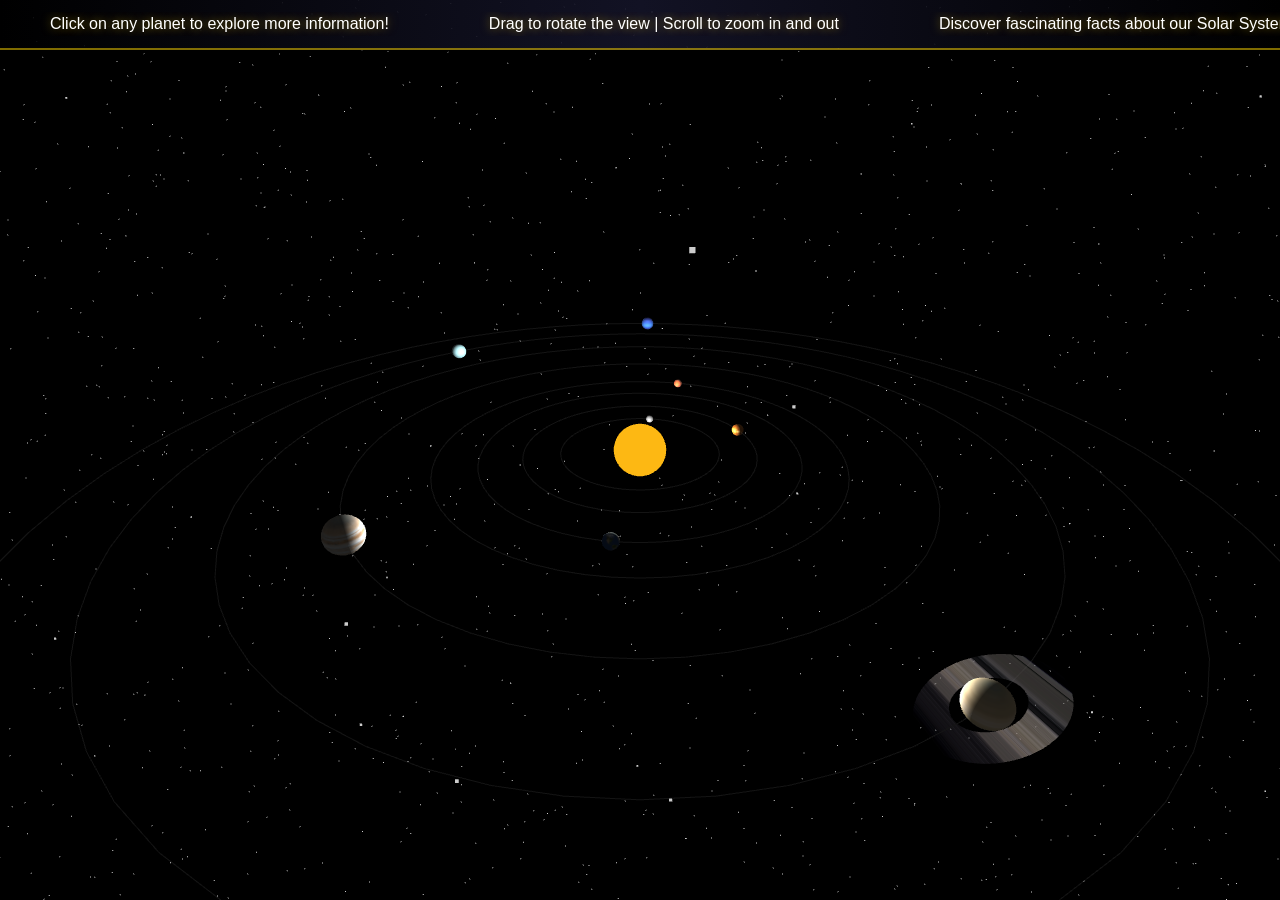
<file: frontend/templates/index.html>
<!DOCTYPE html>
<html lang="en">
<head>
    <meta charset="UTF-8">
    <meta name="viewport" content="width=device-width, initial-scale=1.0">
    <title>Solar System Explorer</title>

    <!-- Bootstrap (local) -->
    <link href="../static/vendor/bootstrap/css/bootstrap.min.css" rel="stylesheet">

    <!-- Custom CSS -->
    <link rel="stylesheet" href="../static/css/style.css">
</head>
<body>
    <!-- Moving Ticker Banner -->
    <div class="ticker-container">
        <div class="ticker-wrapper">
            <div class="ticker-content">
                <!-- First set -->
                <span class="ticker-item"> Click on any planet to explore more information!</span>
                <span class="ticker-item"> Drag to rotate the view | Scroll to zoom in and out</span>
                <span class="ticker-item"> Discover fascinating facts about our Solar System!</span>
                <!-- Duplicate set for better loop -->
                <span class="ticker-item"> Click on any planet to explore more information!</span>
                <span class="ticker-item"> Drag to rotate the view | Scroll to zoom in and out</span>
                <span class="ticker-item"> Discover fascinating facts about our Solar System!</span>
            </div>
        </div>
    </div>

    <!-- Main Content: Three.js Canvas Container -->
    <div id="canvas-container"></div>

    <!-- Three.js Library -->
    <script src="../static/vendor/three/three.min.js"></script>

    <!-- Custom JavaScript -->
    <script src="../static/js/solar-system.js"></script>
</body>
</html>
</file>
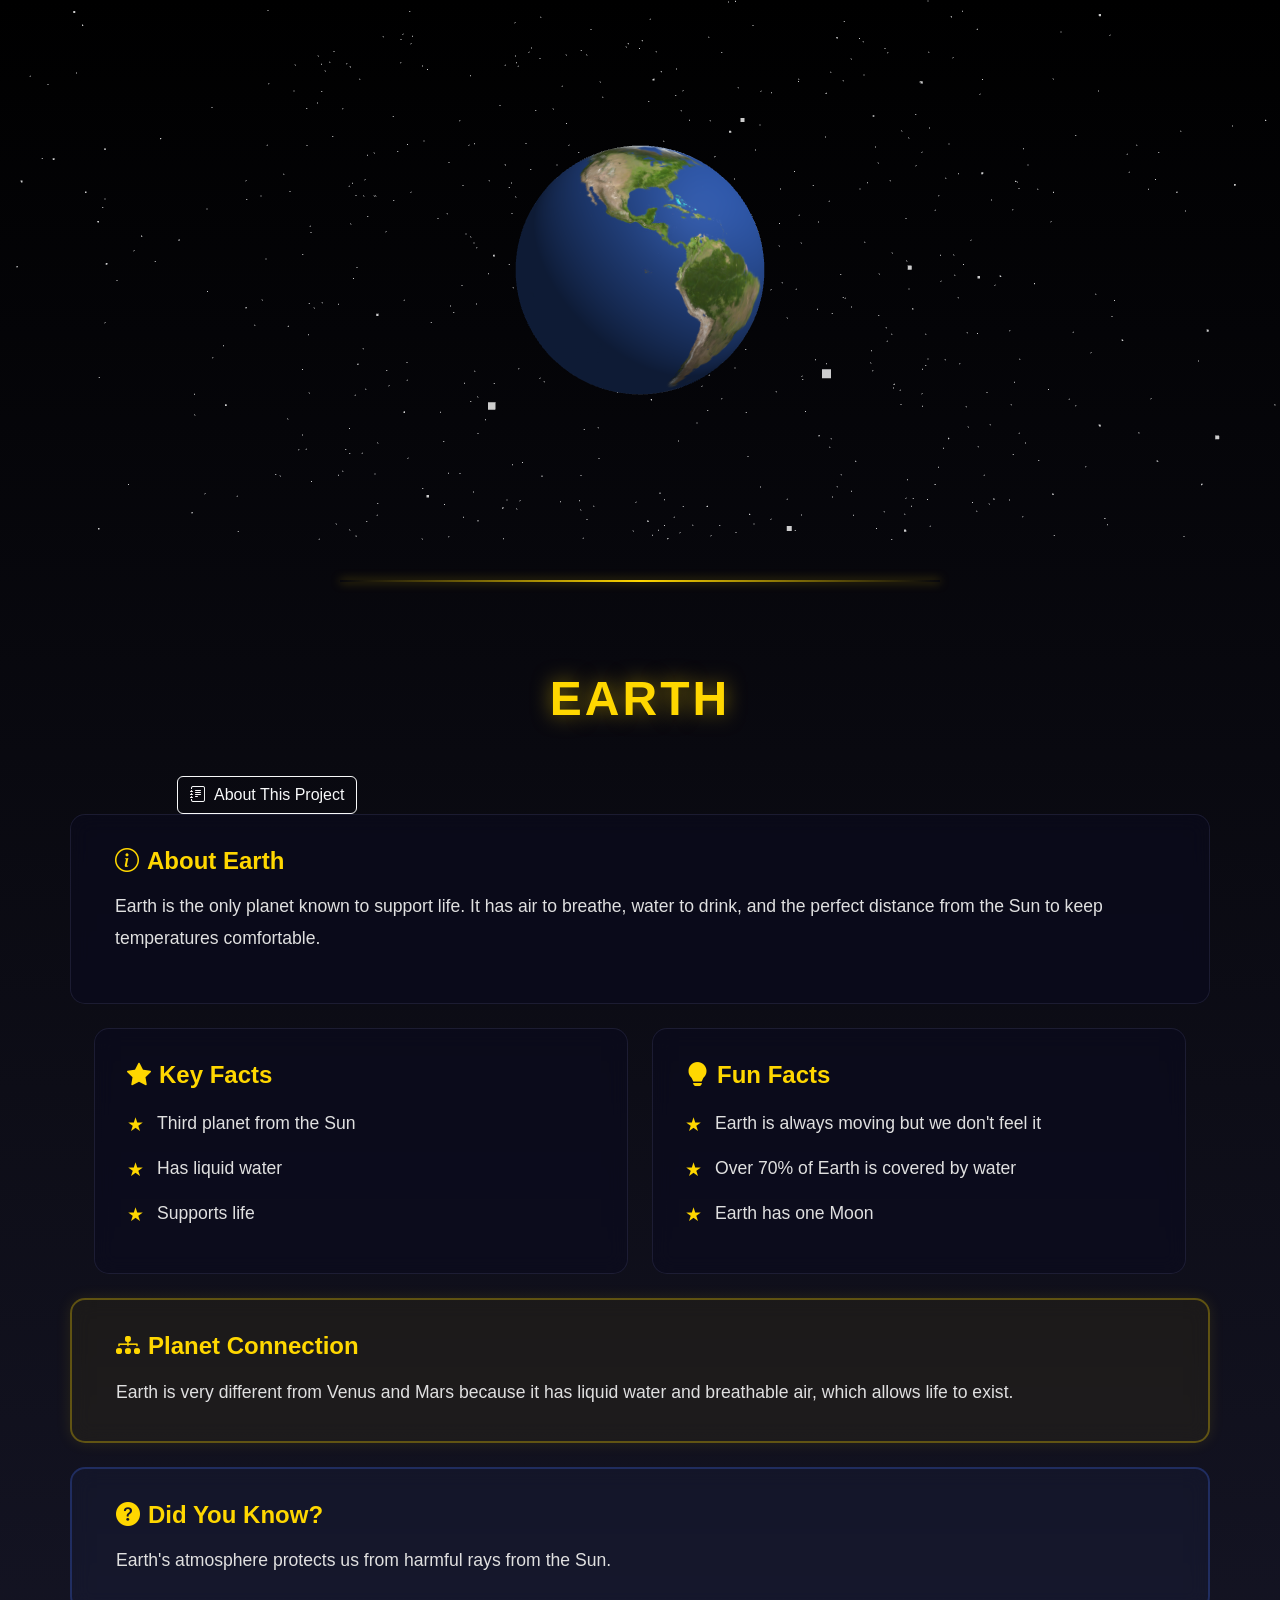
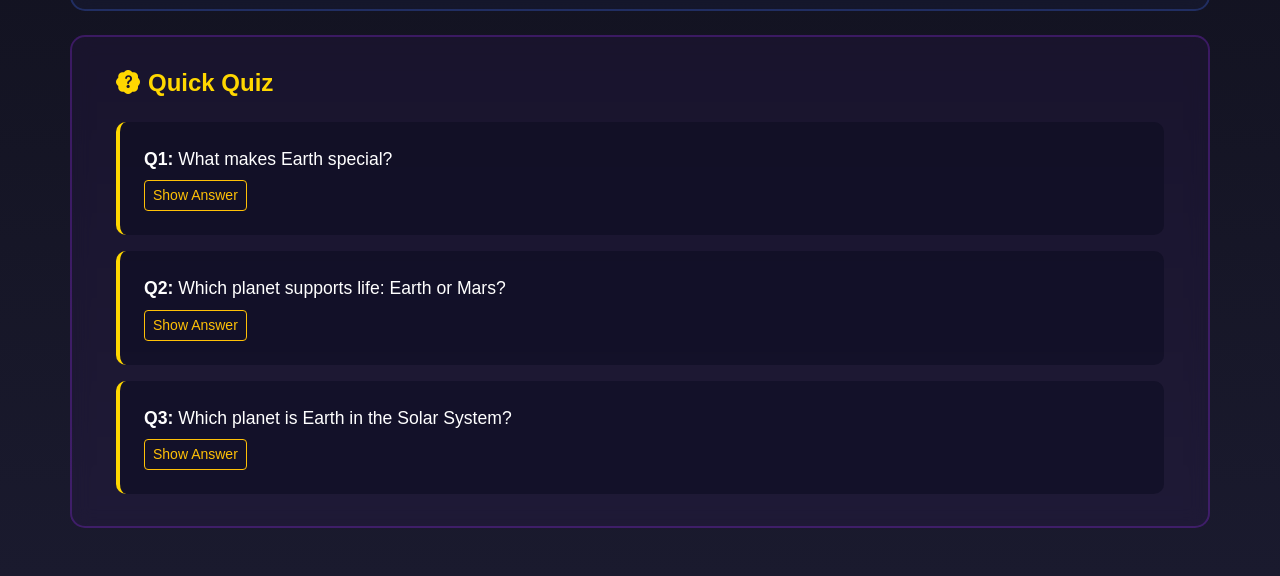
<file: frontend/templates/earth.html>
<!DOCTYPE html>
<html lang="en">
<head>
    <meta charset="UTF-8">
    <meta name="viewport" content="width=device-width, initial-scale=1.0">
    <title>Earth - Solar System Explorer</title>

    <!-- Bootstrap (local) -->
    <link href="../static/vendor/bootstrap/css/bootstrap.min.css" rel="stylesheet">

    <!-- Custom CSS -->
    <link rel="stylesheet" href="../static/css/planet.css">
</head>
<body>
    

    <!-- 3D Planet Render Section -->
    <div id="planet-3d-container"></div>

    <!-- Separator Line -->
    <div class="separator"></div>

    <!-- Static Content Section -->
    <div class="container py-5">
        <div class="row justify-content-center">
            <div class="col-lg-10">

                <!-- Title -->
                <h1 class="planet-title text-center mb-5">EARTH</h1>

                <!-- About this project -->
                <button type="button" class="btn btn-outline-light" data-bs-toggle="modal" data-bs-target="#aboutProjectModal">
                    <i class="bi bi-journal-text me-2"></i>About This Project
                </button>
            </div>

                <!-- About Section -->
                <div class="card content-card mb-4">
                    <div class="card-body">
                        <h2 class="section-title">
                            <i class="bi bi-info-circle me-2"></i>About Earth
                        </h2>
                        <p class="section-text">
                            Earth is the only planet known to support life. It has air to breathe, water to drink,
                            and the perfect distance from the Sun to keep temperatures comfortable.
                        </p>
                    </div>
                </div>

                <!-- Two Column Layout for Facts -->
                <div class="row mb-4">
                    <!-- Key Facts -->
                    <div class="col-md-6 mb-4 mb-md-0">
                        <div class="card content-card h-100">
                            <div class="card-body">
                                <h3 class="section-title">
                                    <i class="bi bi-star-fill me-2"></i>Key Facts
                                </h3>
                                <ul class="facts-list">
                                    <li>Third planet from the Sun</li>
                                    <li>Has liquid water</li>
                                    <li>Supports life</li>
                                </ul>
                            </div>
                        </div>
                    </div>

                    <!-- Fun Facts -->
                    <div class="col-md-6">
                        <div class="card content-card h-100">
                            <div class="card-body">
                                <h3 class="section-title">
                                    <i class="bi bi-lightbulb-fill me-2"></i>Fun Facts
                                </h3>
                                <ul class="facts-list">
                                    <li>Earth is always moving but we don't feel it</li>
                                    <li>Over 70% of Earth is covered by water</li>
                                    <li>Earth has one Moon</li>
                                </ul>
                            </div>
                        </div>
                    </div>
                </div>

                <!-- Planet Connection -->
                <div class="card content-card highlight-card mb-4">
                    <div class="card-body">
                        <h3 class="section-title">
                            <i class="bi bi-diagram-3-fill me-2"></i>Planet Connection
                        </h3>
                        <p class="section-text mb-0">
                            Earth is very different from Venus and Mars because it has liquid water and breathable
                            air, which allows life to exist.
                        </p>
                    </div>
                </div>

                <!-- Did You Know -->
                <div class="card content-card info-card mb-4">
                    <div class="card-body">
                        <h3 class="section-title">
                            <i class="bi bi-question-circle-fill me-2"></i>Did You Know?
                        </h3>
                        <p class="section-text mb-0">
                            Earth's atmosphere protects us from harmful rays from the Sun.
                        </p>
                    </div>
                </div>

                <!-- Quick Quiz -->
                <div class="card content-card quiz-card">
                    <div class="card-body">
                        <h3 class="section-title mb-4">
                            <i class="bi bi-patch-question-fill me-2"></i>Quick Quiz
                        </h3>

                        <!-- Quiz Question 1 -->
                        <div class="quiz-item mb-3">
                            <div class="quiz-question-box">
                                <p class="quiz-question mb-2">
                                    <strong>Q1:</strong> What makes Earth special?
                                </p>
                                <button class="btn btn-sm btn-outline-warning reveal-btn" onclick="revealAnswer(1)">
                                    Show Answer
                                </button>
                                <div class="quiz-answer mt-2" id="answer-1" style="display: none;">
                                    <div class="alert alert-success mb-0">
                                        <strong>Answer:</strong> It supports life
                                    </div>
                                </div>
                            </div>
                        </div>

                        <!-- Quiz Question 2 -->
                        <div class="quiz-item mb-3">
                            <div class="quiz-question-box">
                                <p class="quiz-question mb-2">
                                    <strong>Q2:</strong> Which planet supports life: Earth or Mars?
                                </p>
                                <button class="btn btn-sm btn-outline-warning reveal-btn" onclick="revealAnswer(2)">
                                    Show Answer
                                </button>
                                <div class="quiz-answer mt-2" id="answer-2" style="display: none;">
                                    <div class="alert alert-success mb-0">
                                        <strong>Answer:</strong> Earth
                                    </div>
                                </div>
                            </div>
                        </div>

                        <!-- Quiz Question 3 -->
                        <div class="quiz-item">
                            <div class="quiz-question-box">
                                <p class="quiz-question mb-2">
                                    <strong>Q3:</strong> Which planet is Earth in the Solar System?
                                </p>
                                <button class="btn btn-sm btn-outline-warning reveal-btn" onclick="revealAnswer(3)">
                                    Show Answer
                                </button>
                                <div class="quiz-answer mt-2" id="answer-3" style="display: none;">
                                    <div class="alert alert-success mb-0">
                                        <strong>Answer:</strong> Our home planet, the fifth largest and third from the sun
                                    </div>
                                </div>
                            </div>
                        </div>
                    </div>
                </div>

            </div>
        </div>
    </div>


    <!-- About the project -->
    <div class="modal fade project-modal" id="aboutProjectModal" tabindex="-1" aria-labelledby="aboutProjectModalLabel" aria-hidden="true">
        <div class="modal-dialog modal-dialog-centered modal-lg modal-dialog-scrollable">
            <div class="modal-content">
                <div class="modal-header">
                    <h4 class="modal-title" id="aboutProjectModalLabel">
                        <i class="bi bi-info-square me-2"></i>About This Project
                    </h4>
                    <button type="button" class="btn-close btn-close-white" data-bs-dismiss="modal" aria-label="Close"></button>
                </div>

                <div class="modal-body">

                    <h5>Quick Start Guide</h5>
                    <p class="mb-0">
                    Step 1:
                    Approach the solar system model, scan the QR code located on the base.
                    Step 2:
                    Read the short introduction page explaining how the project works.
                    Step 3:
                    Scan the qr code to open a plannet page.
                    Step 4:
                    The dedicated page opens explains about the planet using calm, educational language and a short quick quiz located at the bottom of the page.
                    Step 5:
                    Navigate through the information on the page and visualise the physical plannets on the project to get an understanding of the solar system.
                    This simple interaction flow ensures that users of all ages can understand and enjoy the functionality of the project both physical as well as digital. 
                    </p>

                    <p>
                        This project is an interactive physical-digital solar system that promotes participation and inquiry-based learning.
                        In order to provide visitors a more engaging and unforgettable understanding of the planets, it combines a handcrafted
                        physical display with digital content.
                    </p>

                    <p>
                        By enabling individuals to physically visit a planet and then digitally evaluate its data, the objective is to transcend
                        beyond passive learning. Because it encourages curiosity, investigation, and active involvement, this method is particularly
                        helpful for children and school-age children.
                    </p>

                    <hr>

                    <h5>Why Earth Was Developed First</h5>
                    <p>
                        Earth has been designed as a fully realized model of how each planet would operate inside the system at this point in the project.
                        Because Earth is well-known to users and offers a solid point of reference for comprehending the distinctions across planets,
                        it was selected initially.
                    </p>

                    <p class="mb-2">The Earth page demonstrates:</p>
                    <ul>
                        <li>The visual style that will be used across all planets</li>
                        <li>The structure of the information (About, Facts, Connections, Quiz)</li>
                        <li>How interaction will guide learning</li>
                    </ul>
                    <p>This page acts as a working prototype for the rest of the solar system.</p>

                    <hr>

                    <h5>Digital Earth &amp; 3D Programming</h5>
                    <p>
                        Instead of being a static image, the Earth on this page was produced using 3D programming. This strengthened the sense of movement
                        and realism by making the Earth look like a revolving sphere in space.
                    </p>

                    <p class="mb-2">Creating the Earth in 3D was a technically demanding process, requiring:</p>
                    <ul>
                        <li>Understanding of 3D space and perspective</li>
                        <li>Texturing the surface to represent land and water accurately</li>
                        <li>Positioning lighting to simulate sunlight</li>
                        <li>Optimising performance for smooth interaction</li>
                    </ul>

                    <p>
                        Although this procedure greatly lengthened the project's development time, it was crucial in making sure it felt engaging and immersive
                        rather than flat or merely informative.
                    </p>

                    <hr>

                    <h5>Navigation &amp; Interaction Design</h5>
                    <p>
                        There is a "Back to Solar System" button at the top of the page. This button effectively conveys the desired navigation structure of the
                        finished product, even if it is not yet operational. When this button is finished, users will be able to switch between the view of the
                        entire solar system and particular planets with ease.
                    </p>

                    <p>
                        In order to reinforce learning and motivate users to consider what they have learned, there is a quiz section at the bottom of the page.
                        As a result, the site becomes an active learning tool rather than just a reading experience.
                    </p>

                    <hr>

                    <h5>NFC &amp; QR Code Limitation</h5>
                    <p>
                        The initial goal of the project was to use NFC tags inserted into each real globe so that users could touch their device to access digital content.
                    </p>

                    <p>
                        This interaction could not be carried out at this time due to the delayed arrival of the NFC components. QR codes are being used as a workaround
                        to link the digital content to the physical model.
                    </p>

                    <p>
                        This restriction is flexible during the development process and has no impact on the project's central idea. The technique is designed to allow
                        for the eventual addition of NFC without altering the digital content's structure.
                    </p>

                    <hr>

                    <h5>Project Development &amp; Progress</h5>
                    <p>
                        Each planet in this project's iterative development builds on the one before it. The Earth page shows the system as it is now and gives a good
                        picture of how the finished project will operate.
                    </p>

                    <p class="mb-2">Future development will include:</p>
                    <ul>
                        <li>Completing the remaining planet pages</li>
                        <li>Activating navigation between planets</li>
                        <li>Integrating NFC interaction</li>
                        <li>Refining physical controls and interactivity</li>
                        <li>Making the physical project move and function</li>
                        <li>Creating a digital solarsystem as a front page</li>
                    </ul>

                    <hr>


                    <h5>Reflection</h5>
                    <p class="mb-0">
                        This project shows how digital design, interface design, and physical fabrication can collaborate to produce educational experiences that are meaningful.
                        The difficulties encountered thus far, such as 3D development and hardware constraints, have led to a better comprehension of both technical and design procedures.
                    </p>

                </div>

                <div class="modal-footer">
                    <button type="button" class="btn btn-outline-light" data-bs-dismiss="modal">Close</button>
                </div>

            </div>
        </div>
    </div>

    <style>
        /* ONLY About Project style */
        #aboutProjectModal .modal-content{
          background-color:#0b0f1a !important;   /* dark space */
          color:#ffffff !important;
          border:1px solid rgba(255,255,255,.15) !important;
        }
      
        #aboutProjectModal .modal-header,
        #aboutProjectModal .modal-footer{
          border-color:rgba(255,255,255,.12) !important;
        }
      
        #aboutProjectModal .modal-body p,
        #aboutProjectModal .modal-body li,
        #aboutProjectModal .modal-body ul{
          color:rgba(255,255,255,.90) !important;
        }
      
        #aboutProjectModal .modal-title,
        #aboutProjectModal .modal-body h5{
          color:#ffffff !important;
        }
      
        #aboutProjectModal hr{
          border-color:rgba(255,255,255,.15) !important;
          opacity:1 !important;
        }
      
        /* Ensure the X icon is visible */
        #aboutProjectModal .btn-close{
          filter: invert(1) !important;
        }
      </style>
      

    <!-- Bootstrap Icons -->
    <link rel="stylesheet" href="../static/vendor/bootstrap-icons/font/bootstrap-icons.css">

    <!-- Bootstrap JS -->
    <script src="../static/vendor/bootstrap/js/bootstrap.bundle.min.js"></script>

    <!-- Three.js (local) -->
    <script src="../static/vendor/three/three.min.js"></script>

    <!-- Planet 3D Script -->
    <script src="../static/js/earth.js"></script>

    <!-- Quiz Script -->
    <script>
        function revealAnswer(questionNumber) {
            const answerDiv = document.getElementById('answer-' + questionNumber);
            const button = event.target;

            if (answerDiv.style.display === 'none') {
                answerDiv.style.display = 'block';
                button.textContent = 'Hide Answer';
                button.classList.remove('btn-outline-warning');
                button.classList.add('btn-warning');
            } else {
                answerDiv.style.display = 'none';
                button.textContent = 'Show Answer';
                button.classList.remove('btn-warning');
                button.classList.add('btn-outline-warning');
            }
        }
    </script>
</body>
</html>
</file>
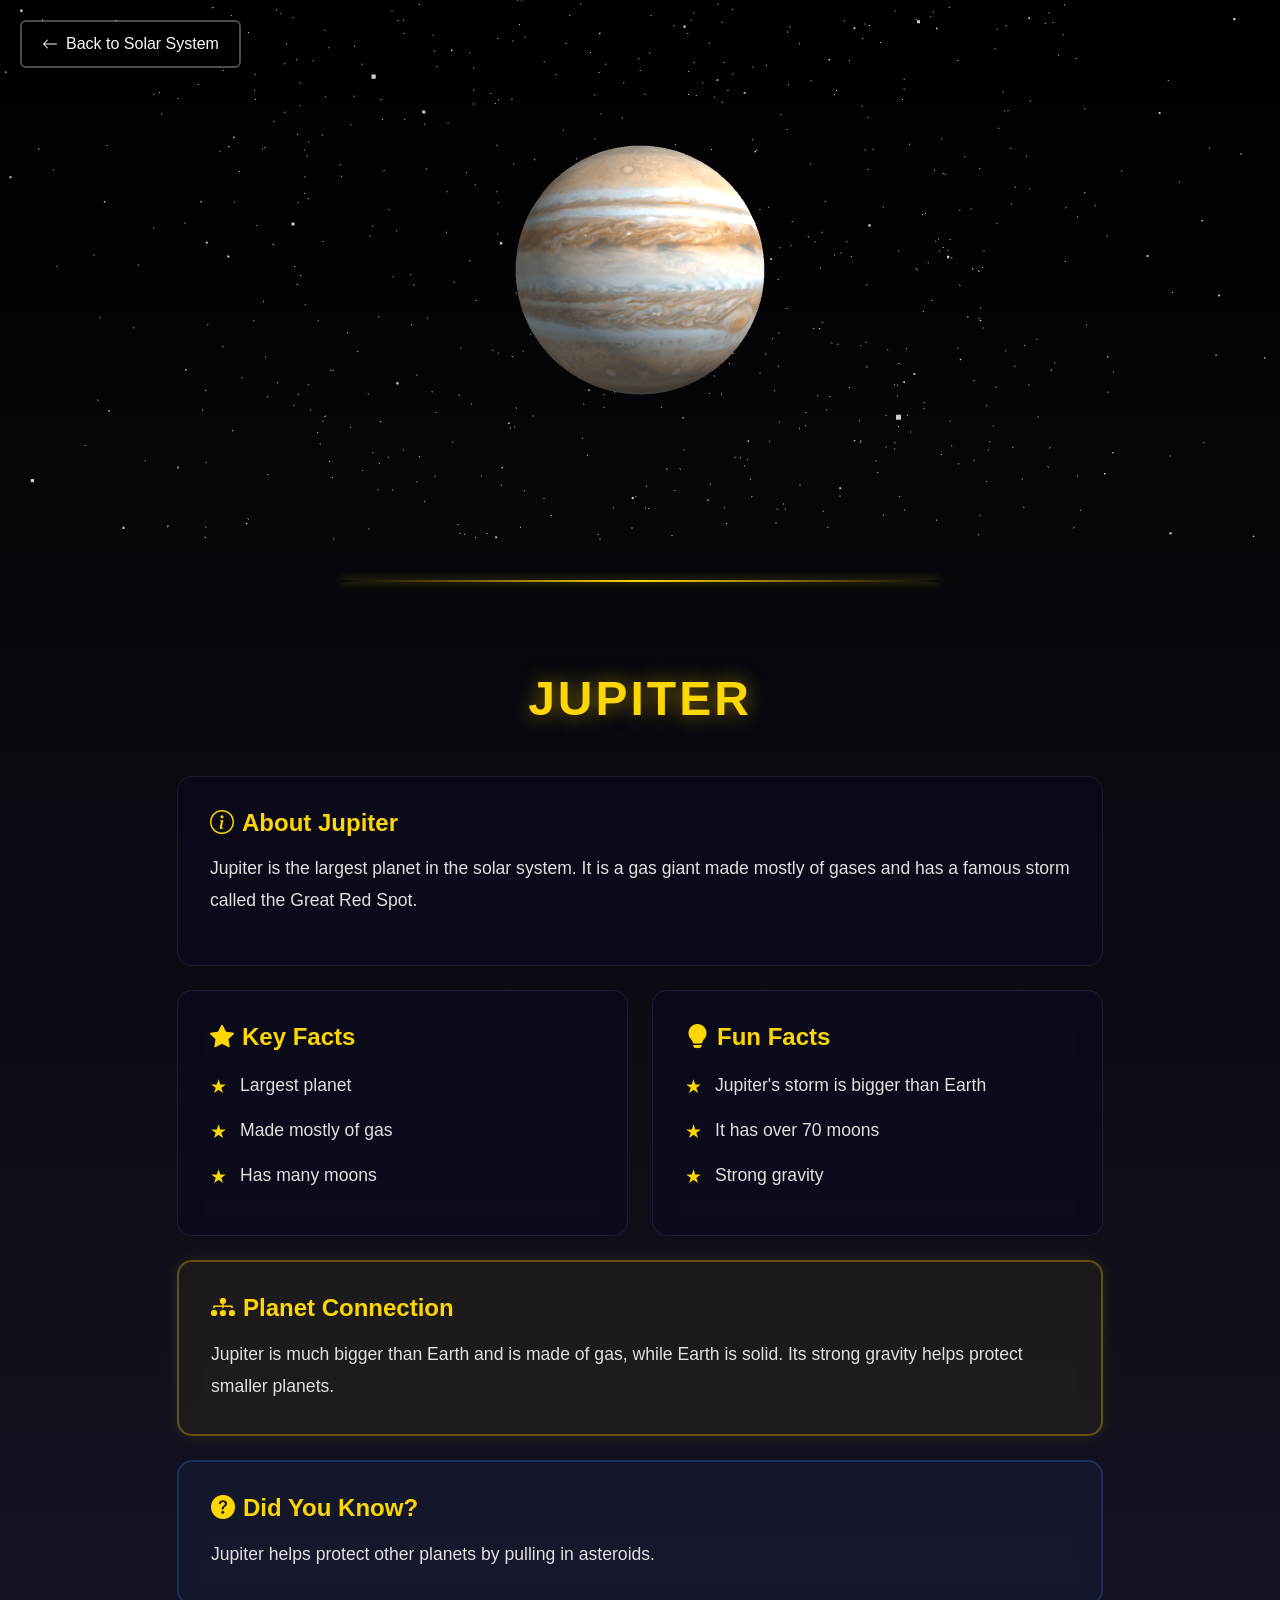
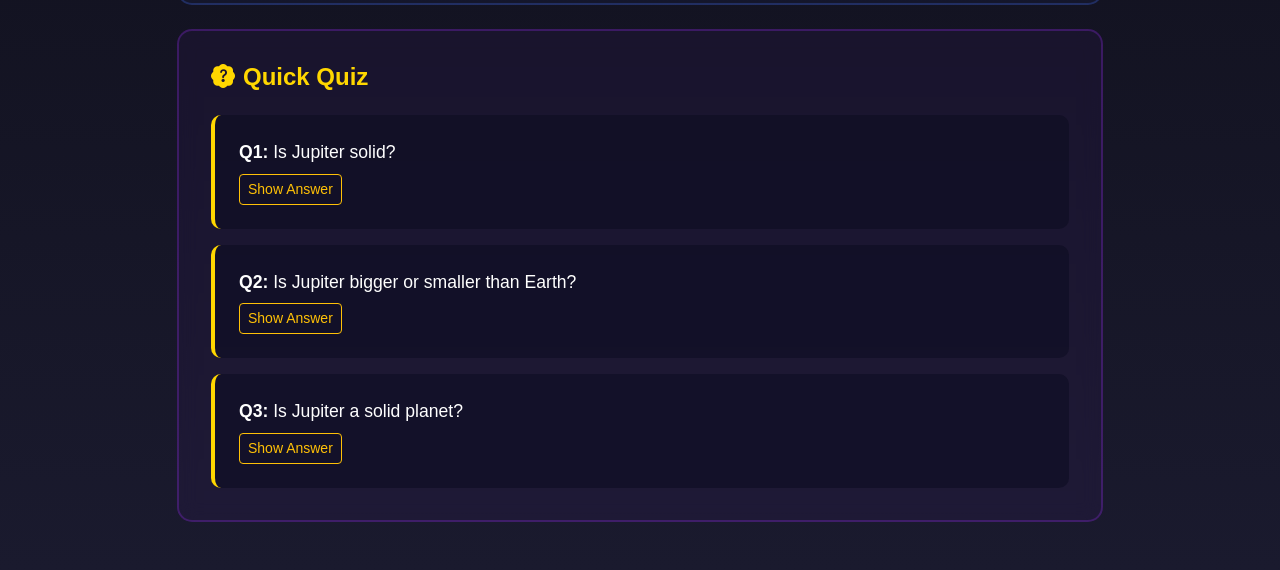
<file: frontend/templates/jupiter.html>
<!DOCTYPE html>
<html lang="en">
<head>
    <meta charset="UTF-8">
    <meta name="viewport" content="width=device-width, initial-scale=1.0">
    <title>Jupiter - Solar System Explorer</title>

    <!-- Bootstrap (local) -->
    <link href="../static/vendor/bootstrap/css/bootstrap.min.css" rel="stylesheet">

    <!-- Custom CSS -->
    <link rel="stylesheet" href="../static/css/planet.css">
</head>
<body>
    <!-- Back Button -->
    <a href="index.html" class="btn btn-outline-light back-button">
        <svg xmlns="http://www.w3.org/2000/svg" width="16" height="16" fill="currentColor" class="bi bi-arrow-left" viewBox="0 0 16 16">
            <path fill-rule="evenodd" d="M15 8a.5.5 0 0 0-.5-.5H2.707l3.147-3.146a.5.5 0 1 0-.708-.708l-4 4a.5.5 0 0 0 0 .708l4 4a.5.5 0 0 0 .708-.708L2.707 8.5H14.5A.5.5 0 0 0 15 8z"/>
        </svg>
        Back to Solar System
    </a>

    <!-- 3D Planet Render Section -->
    <div id="planet-3d-container"></div>

    <!-- Separator Line -->
    <div class="separator"></div>

    <!-- Static Content Section -->
    <div class="container py-5">
        <div class="row justify-content-center">
            <div class="col-lg-10">

                <!-- Title -->
                <h1 class="planet-title text-center mb-5">JUPITER</h1>

                <!-- About Section -->
                <div class="card content-card mb-4">
                    <div class="card-body">
                        <h2 class="section-title">
                            <i class="bi bi-info-circle me-2"></i>About Jupiter
                        </h2>
                        <p class="section-text">
                            Jupiter is the largest planet in the solar system. It is a gas giant made mostly of
                            gases and has a famous storm called the Great Red Spot.
                        </p>
                    </div>
                </div>

                <!-- Two Column Layout for Facts -->
                <div class="row mb-4">
                    <!-- Key Facts -->
                    <div class="col-md-6 mb-4 mb-md-0">
                        <div class="card content-card h-100">
                            <div class="card-body">
                                <h3 class="section-title">
                                    <i class="bi bi-star-fill me-2"></i>Key Facts
                                </h3>
                                <ul class="facts-list">
                                    <li>Largest planet</li>
                                    <li>Made mostly of gas</li>
                                    <li>Has many moons</li>
                                </ul>
                            </div>
                        </div>
                    </div>

                    <!-- Fun Facts -->
                    <div class="col-md-6">
                        <div class="card content-card h-100">
                            <div class="card-body">
                                <h3 class="section-title">
                                    <i class="bi bi-lightbulb-fill me-2"></i>Fun Facts
                                </h3>
                                <ul class="facts-list">
                                    <li>Jupiter's storm is bigger than Earth</li>
                                    <li>It has over 70 moons</li>
                                    <li>Strong gravity</li>
                                </ul>
                            </div>
                        </div>
                    </div>
                </div>

                <!-- Planet Connection -->
                <div class="card content-card highlight-card mb-4">
                    <div class="card-body">
                        <h3 class="section-title">
                            <i class="bi bi-diagram-3-fill me-2"></i>Planet Connection
                        </h3>
                        <p class="section-text mb-0">
                            Jupiter is much bigger than Earth and is made of gas, while Earth is solid. Its
                            strong gravity helps protect smaller planets.
                        </p>
                    </div>
                </div>

                <!-- Did You Know -->
                <div class="card content-card info-card mb-4">
                    <div class="card-body">
                        <h3 class="section-title">
                            <i class="bi bi-question-circle-fill me-2"></i>Did You Know?
                        </h3>
                        <p class="section-text mb-0">
                            Jupiter helps protect other planets by pulling in asteroids.
                        </p>
                    </div>
                </div>

                <!-- Quick Quiz -->
                <div class="card content-card quiz-card">
                    <div class="card-body">
                        <h3 class="section-title mb-4">
                            <i class="bi bi-patch-question-fill me-2"></i>Quick Quiz
                        </h3>

                        <!-- Quiz Question 1 -->
                        <div class="quiz-item mb-3">
                            <div class="quiz-question-box">
                                <p class="quiz-question mb-2">
                                    <strong>Q1:</strong> Is Jupiter solid?
                                </p>
                                <button class="btn btn-sm btn-outline-warning reveal-btn" onclick="revealAnswer(1)">
                                    Show Answer
                                </button>
                                <div class="quiz-answer mt-2" id="answer-1" style="display: none;">
                                    <div class="alert alert-success mb-0">
                                        <strong>Answer:</strong> No
                                    </div>
                                </div>
                            </div>
                        </div>

                        <!-- Quiz Question 2 -->
                        <div class="quiz-item mb-3">
                            <div class="quiz-question-box">
                                <p class="quiz-question mb-2">
                                    <strong>Q2:</strong> Is Jupiter bigger or smaller than Earth?
                                </p>
                                <button class="btn btn-sm btn-outline-warning reveal-btn" onclick="revealAnswer(2)">
                                    Show Answer
                                </button>
                                <div class="quiz-answer mt-2" id="answer-2" style="display: none;">
                                    <div class="alert alert-success mb-0">
                                        <strong>Answer:</strong> Bigger
                                    </div>
                                </div>
                            </div>
                        </div>

                        <!-- Quiz Question 3 -->
                        <div class="quiz-item">
                            <div class="quiz-question-box">
                                <p class="quiz-question mb-2">
                                    <strong>Q3:</strong> Is Jupiter a solid planet?
                                </p>
                                <button class="btn btn-sm btn-outline-warning reveal-btn" onclick="revealAnswer(3)">
                                    Show Answer
                                </button>
                                <div class="quiz-answer mt-2" id="answer-3" style="display: none;">
                                    <div class="alert alert-success mb-0">
                                        <strong>Answer:</strong> No, it's a gas giant
                                    </div>
                                </div>
                            </div>
                        </div>
                    </div>
                </div>

            </div>
        </div>
    </div>

    <!-- Bootstrap Icons -->
    <link rel="stylesheet" href="../static/vendor/bootstrap-icons/font/bootstrap-icons.css">

    <!-- Bootstrap JS -->
    <script src="../static/vendor/bootstrap/js/bootstrap.bundle.min.js"></script>

    <!-- Three.js (local) -->
    <script src="../static/vendor/three/three.min.js"></script>

    <!-- Planet 3D Script -->
    <script src="../static/js/jupiter.js"></script>

    <!-- Quiz Script -->
    <script>
        function revealAnswer(questionNumber) {
            const answerDiv = document.getElementById('answer-' + questionNumber);
            const button = event.target;

            if (answerDiv.style.display === 'none') {
                answerDiv.style.display = 'block';
                button.textContent = 'Hide Answer';
                button.classList.remove('btn-outline-warning');
                button.classList.add('btn-warning');
            } else {
                answerDiv.style.display = 'none';
                button.textContent = 'Show Answer';
                button.classList.remove('btn-warning');
                button.classList.add('btn-outline-warning');
            }
        }
    </script>
</body>
</html>
</file>
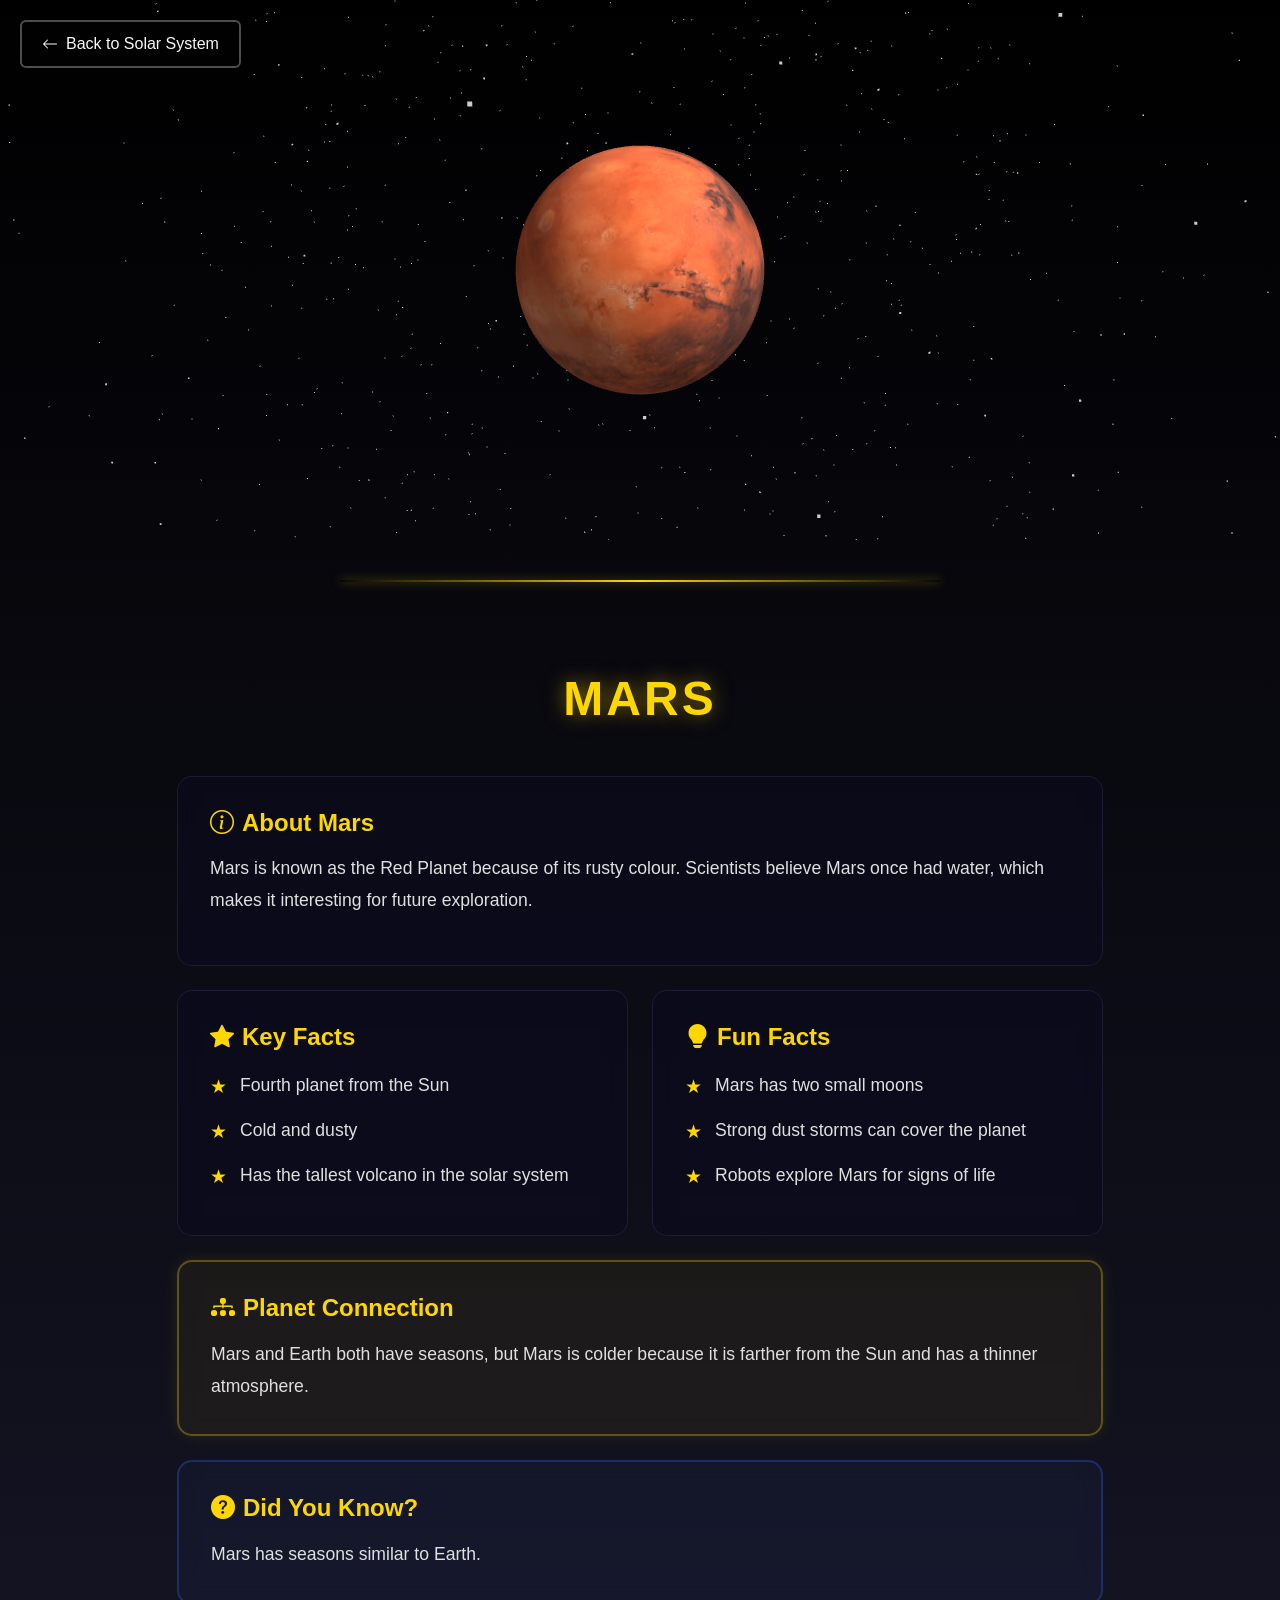
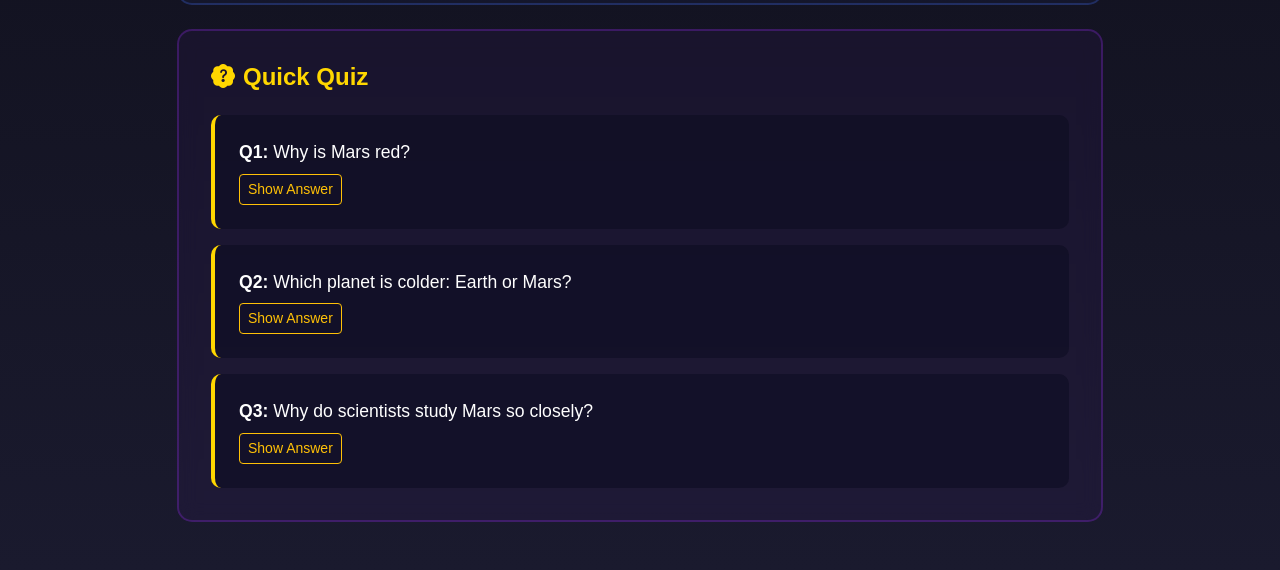
<file: frontend/templates/mars.html>
<!DOCTYPE html>
<html lang="en">
<head>
    <meta charset="UTF-8">
    <meta name="viewport" content="width=device-width, initial-scale=1.0">
    <title>Mars - Solar System Explorer</title>

    <!-- Bootstrap (local) -->
    <link href="../static/vendor/bootstrap/css/bootstrap.min.css" rel="stylesheet">

    <!-- Custom CSS -->
    <link rel="stylesheet" href="../static/css/planet.css">
</head>
<body>
    <!-- Back Button -->
    <a href="index.html" class="btn btn-outline-light back-button">
        <svg xmlns="http://www.w3.org/2000/svg" width="16" height="16" fill="currentColor" class="bi bi-arrow-left" viewBox="0 0 16 16">
            <path fill-rule="evenodd" d="M15 8a.5.5 0 0 0-.5-.5H2.707l3.147-3.146a.5.5 0 1 0-.708-.708l-4 4a.5.5 0 0 0 0 .708l4 4a.5.5 0 0 0 .708-.708L2.707 8.5H14.5A.5.5 0 0 0 15 8z"/>
        </svg>
        Back to Solar System
    </a>

    <!-- 3D Planet Render Section -->
    <div id="planet-3d-container"></div>

    <!-- Separator Line -->
    <div class="separator"></div>

    <!-- Static Content Section -->
    <div class="container py-5">
        <div class="row justify-content-center">
            <div class="col-lg-10">

                <!-- Title -->
                <h1 class="planet-title text-center mb-5">MARS</h1>

                <!-- About Section -->
                <div class="card content-card mb-4">
                    <div class="card-body">
                        <h2 class="section-title">
                            <i class="bi bi-info-circle me-2"></i>About Mars
                        </h2>
                        <p class="section-text">
                            Mars is known as the Red Planet because of its rusty colour. Scientists believe Mars
                            once had water, which makes it interesting for future exploration.
                        </p>
                    </div>
                </div>

                <!-- Two Column Layout for Facts -->
                <div class="row mb-4">
                    <!-- Key Facts -->
                    <div class="col-md-6 mb-4 mb-md-0">
                        <div class="card content-card h-100">
                            <div class="card-body">
                                <h3 class="section-title">
                                    <i class="bi bi-star-fill me-2"></i>Key Facts
                                </h3>
                                <ul class="facts-list">
                                    <li>Fourth planet from the Sun</li>
                                    <li>Cold and dusty</li>
                                    <li>Has the tallest volcano in the solar system</li>
                                </ul>
                            </div>
                        </div>
                    </div>

                    <!-- Fun Facts -->
                    <div class="col-md-6">
                        <div class="card content-card h-100">
                            <div class="card-body">
                                <h3 class="section-title">
                                    <i class="bi bi-lightbulb-fill me-2"></i>Fun Facts
                                </h3>
                                <ul class="facts-list">
                                    <li>Mars has two small moons</li>
                                    <li>Strong dust storms can cover the planet</li>
                                    <li>Robots explore Mars for signs of life</li>
                                </ul>
                            </div>
                        </div>
                    </div>
                </div>

                <!-- Planet Connection -->
                <div class="card content-card highlight-card mb-4">
                    <div class="card-body">
                        <h3 class="section-title">
                            <i class="bi bi-diagram-3-fill me-2"></i>Planet Connection
                        </h3>
                        <p class="section-text mb-0">
                            Mars and Earth both have seasons, but Mars is colder because it is farther from the Sun
                            and has a thinner atmosphere.
                        </p>
                    </div>
                </div>

                <!-- Did You Know -->
                <div class="card content-card info-card mb-4">
                    <div class="card-body">
                        <h3 class="section-title">
                            <i class="bi bi-question-circle-fill me-2"></i>Did You Know?
                        </h3>
                        <p class="section-text mb-0">
                            Mars has seasons similar to Earth.
                        </p>
                    </div>
                </div>

                <!-- Quick Quiz -->
                <div class="card content-card quiz-card">
                    <div class="card-body">
                        <h3 class="section-title mb-4">
                            <i class="bi bi-patch-question-fill me-2"></i>Quick Quiz
                        </h3>

                        <!-- Quiz Question 1 -->
                        <div class="quiz-item mb-3">
                            <div class="quiz-question-box">
                                <p class="quiz-question mb-2">
                                    <strong>Q1:</strong> Why is Mars red?
                                </p>
                                <button class="btn btn-sm btn-outline-warning reveal-btn" onclick="revealAnswer(1)">
                                    Show Answer
                                </button>
                                <div class="quiz-answer mt-2" id="answer-1" style="display: none;">
                                    <div class="alert alert-success mb-0">
                                        <strong>Answer:</strong> Because of iron dust
                                    </div>
                                </div>
                            </div>
                        </div>

                        <!-- Quiz Question 2 -->
                        <div class="quiz-item mb-3">
                            <div class="quiz-question-box">
                                <p class="quiz-question mb-2">
                                    <strong>Q2:</strong> Which planet is colder: Earth or Mars?
                                </p>
                                <button class="btn btn-sm btn-outline-warning reveal-btn" onclick="revealAnswer(2)">
                                    Show Answer
                                </button>
                                <div class="quiz-answer mt-2" id="answer-2" style="display: none;">
                                    <div class="alert alert-success mb-0">
                                        <strong>Answer:</strong> Mars
                                    </div>
                                </div>
                            </div>
                        </div>

                        <!-- Quiz Question 3 -->
                        <div class="quiz-item">
                            <div class="quiz-question-box">
                                <p class="quiz-question mb-2">
                                    <strong>Q3:</strong> Why do scientists study Mars so closely?
                                </p>
                                <button class="btn btn-sm btn-outline-warning reveal-btn" onclick="revealAnswer(3)">
                                    Show Answer
                                </button>
                                <div class="quiz-answer mt-2" id="answer-3" style="display: none;">
                                    <div class="alert alert-success mb-0">
                                        <strong>Answer:</strong> To look for signs of past life and water
                                    </div>
                                </div>
                            </div>
                        </div>
                    </div>
                </div>

            </div>
        </div>
    </div>

    <!-- Bootstrap Icons -->
    <link rel="stylesheet" href="../static/vendor/bootstrap-icons/font/bootstrap-icons.css">

    <!-- Bootstrap JS -->
    <script src="../static/vendor/bootstrap/js/bootstrap.bundle.min.js"></script>

    <!-- Three.js (local) -->
    <script src="../static/vendor/three/three.min.js"></script>

    <!-- Planet 3D Script -->
    <script src="../static/js/mars.js"></script>

    <!-- Quiz Script -->
    <script>
        function revealAnswer(questionNumber) {
            const answerDiv = document.getElementById('answer-' + questionNumber);
            const button = event.target;

            if (answerDiv.style.display === 'none') {
                answerDiv.style.display = 'block';
                button.textContent = 'Hide Answer';
                button.classList.remove('btn-outline-warning');
                button.classList.add('btn-warning');
            } else {
                answerDiv.style.display = 'none';
                button.textContent = 'Show Answer';
                button.classList.remove('btn-warning');
                button.classList.add('btn-outline-warning');
            }
        }
    </script>
</body>
</html>
</file>
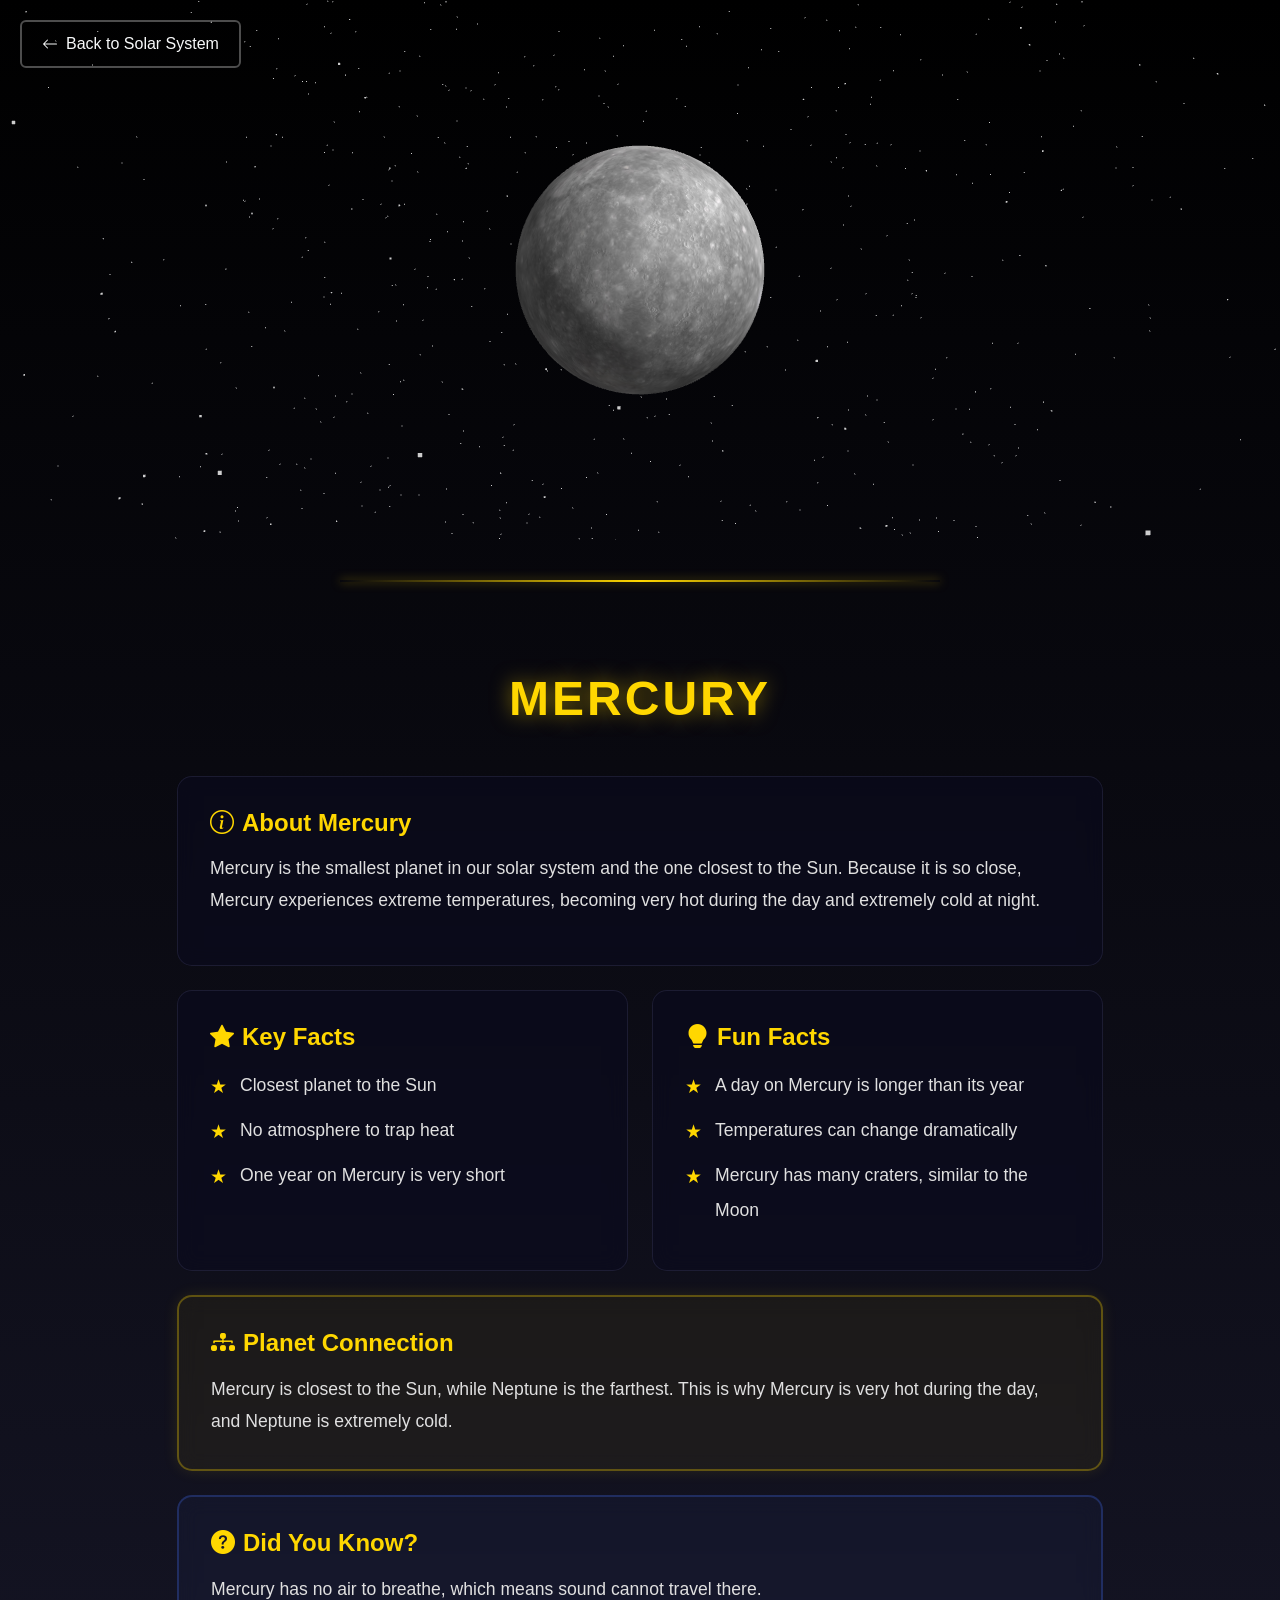
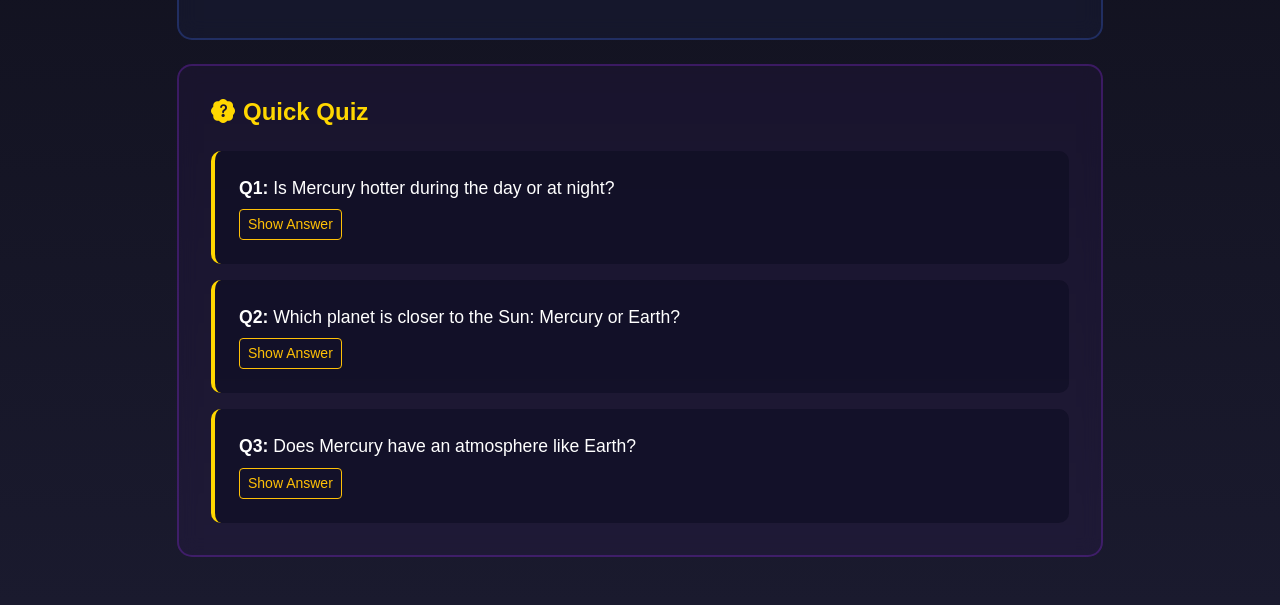
<file: frontend/templates/mercury.html>
<!DOCTYPE html>
<html lang="en">
<head>
    <meta charset="UTF-8">
    <meta name="viewport" content="width=device-width, initial-scale=1.0">
    <title>Mercury - Solar System Explorer</title>

    <!-- Bootstrap (local) -->
    <link href="../static/vendor/bootstrap/css/bootstrap.min.css" rel="stylesheet">

    <!-- Custom CSS -->
    <link rel="stylesheet" href="../static/css/planet.css">
</head>
<body>
    <!-- Back Button -->
    <a href="index.html" class="btn btn-outline-light back-button">
        <svg xmlns="http://www.w3.org/2000/svg" width="16" height="16" fill="currentColor" class="bi bi-arrow-left" viewBox="0 0 16 16">
            <path fill-rule="evenodd" d="M15 8a.5.5 0 0 0-.5-.5H2.707l3.147-3.146a.5.5 0 1 0-.708-.708l-4 4a.5.5 0 0 0 0 .708l4 4a.5.5 0 0 0 .708-.708L2.707 8.5H14.5A.5.5 0 0 0 15 8z"/>
        </svg>
        Back to Solar System
    </a>

    <!-- 3D Planet Render Section -->
    <div id="planet-3d-container"></div>

    <!-- Separator Line -->
    <div class="separator"></div>

    <!-- Static Content Section -->
    <div class="container py-5">
        <div class="row justify-content-center">
            <div class="col-lg-10">

                <!-- Title -->
                <h1 class="planet-title text-center mb-5">MERCURY</h1>

                <!-- About Section -->
                <div class="card content-card mb-4">
                    <div class="card-body">
                        <h2 class="section-title">
                            <i class="bi bi-info-circle me-2"></i>About Mercury
                        </h2>
                        <p class="section-text">
                            Mercury is the smallest planet in our solar system and the one closest to the Sun.
                            Because it is so close, Mercury experiences extreme temperatures, becoming very hot
                            during the day and extremely cold at night.
                        </p>
                    </div>
                </div>

                <!-- Two Column Layout for Facts -->
                <div class="row mb-4">
                    <!-- Key Facts -->
                    <div class="col-md-6 mb-4 mb-md-0">
                        <div class="card content-card h-100">
                            <div class="card-body">
                                <h3 class="section-title">
                                    <i class="bi bi-star-fill me-2"></i>Key Facts
                                </h3>
                                <ul class="facts-list">
                                    <li>Closest planet to the Sun</li>
                                    <li>No atmosphere to trap heat</li>
                                    <li>One year on Mercury is very short</li>
                                </ul>
                            </div>
                        </div>
                    </div>

                    <!-- Fun Facts -->
                    <div class="col-md-6">
                        <div class="card content-card h-100">
                            <div class="card-body">
                                <h3 class="section-title">
                                    <i class="bi bi-lightbulb-fill me-2"></i>Fun Facts
                                </h3>
                                <ul class="facts-list">
                                    <li>A day on Mercury is longer than its year</li>
                                    <li>Temperatures can change dramatically</li>
                                    <li>Mercury has many craters, similar to the Moon</li>
                                </ul>
                            </div>
                        </div>
                    </div>
                </div>

                <!-- Planet Connection -->
                <div class="card content-card highlight-card mb-4">
                    <div class="card-body">
                        <h3 class="section-title">
                            <i class="bi bi-diagram-3-fill me-2"></i>Planet Connection
                        </h3>
                        <p class="section-text mb-0">
                            Mercury is closest to the Sun, while Neptune is the farthest. This is why Mercury
                            is very hot during the day, and Neptune is extremely cold.
                        </p>
                    </div>
                </div>

                <!-- Did You Know -->
                <div class="card content-card info-card mb-4">
                    <div class="card-body">
                        <h3 class="section-title">
                            <i class="bi bi-question-circle-fill me-2"></i>Did You Know?
                        </h3>
                        <p class="section-text mb-0">
                            Mercury has no air to breathe, which means sound cannot travel there.
                        </p>
                    </div>
                </div>

                <!-- Quick Quiz -->
                <div class="card content-card quiz-card">
                    <div class="card-body">
                        <h3 class="section-title mb-4">
                            <i class="bi bi-patch-question-fill me-2"></i>Quick Quiz
                        </h3>

                        <!-- Quiz Question 1 -->
                        <div class="quiz-item mb-3">
                            <div class="quiz-question-box">
                                <p class="quiz-question mb-2">
                                    <strong>Q1:</strong> Is Mercury hotter during the day or at night?
                                </p>
                                <button class="btn btn-sm btn-outline-warning reveal-btn" onclick="revealAnswer(1)">
                                    Show Answer
                                </button>
                                <div class="quiz-answer mt-2" id="answer-1" style="display: none;">
                                    <div class="alert alert-success mb-0">
                                        <strong>Answer:</strong> During the day
                                    </div>
                                </div>
                            </div>
                        </div>

                        <!-- Quiz Question 2 -->
                        <div class="quiz-item mb-3">
                            <div class="quiz-question-box">
                                <p class="quiz-question mb-2">
                                    <strong>Q2:</strong> Which planet is closer to the Sun: Mercury or Earth?
                                </p>
                                <button class="btn btn-sm btn-outline-warning reveal-btn" onclick="revealAnswer(2)">
                                    Show Answer
                                </button>
                                <div class="quiz-answer mt-2" id="answer-2" style="display: none;">
                                    <div class="alert alert-success mb-0">
                                        <strong>Answer:</strong> Mercury
                                    </div>
                                </div>
                            </div>
                        </div>

                        <!-- Quiz Question 3 -->
                        <div class="quiz-item">
                            <div class="quiz-question-box">
                                <p class="quiz-question mb-2">
                                    <strong>Q3:</strong> Does Mercury have an atmosphere like Earth?
                                </p>
                                <button class="btn btn-sm btn-outline-warning reveal-btn" onclick="revealAnswer(3)">
                                    Show Answer
                                </button>
                                <div class="quiz-answer mt-2" id="answer-3" style="display: none;">
                                    <div class="alert alert-success mb-0">
                                        <strong>Answer:</strong> No
                                    </div>
                                </div>
                            </div>
                        </div>
                    </div>
                </div>

            </div>
        </div>
    </div>

    <!-- Bootstrap Icons -->
    <link rel="stylesheet" href="../static/vendor/bootstrap-icons/font/bootstrap-icons.css">

    <!-- Bootstrap JS -->
    <script src="../static/vendor/bootstrap/js/bootstrap.bundle.min.js"></script>

    <!-- Three.js (local) -->
    <script src="../static/vendor/three/three.min.js"></script>

    <!-- Planet 3D Script -->
    <script src="../static/js/mercury.js"></script>

    <!-- Quiz Script -->
    <script>
        function revealAnswer(questionNumber) {
            const answerDiv = document.getElementById('answer-' + questionNumber);
            const button = event.target;

            if (answerDiv.style.display === 'none') {
                answerDiv.style.display = 'block';
                button.textContent = 'Hide Answer';
                button.classList.remove('btn-outline-warning');
                button.classList.add('btn-warning');
            } else {
                answerDiv.style.display = 'none';
                button.textContent = 'Show Answer';
                button.classList.remove('btn-warning');
                button.classList.add('btn-outline-warning');
            }
        }
    </script>
</body>
</html>
</file>
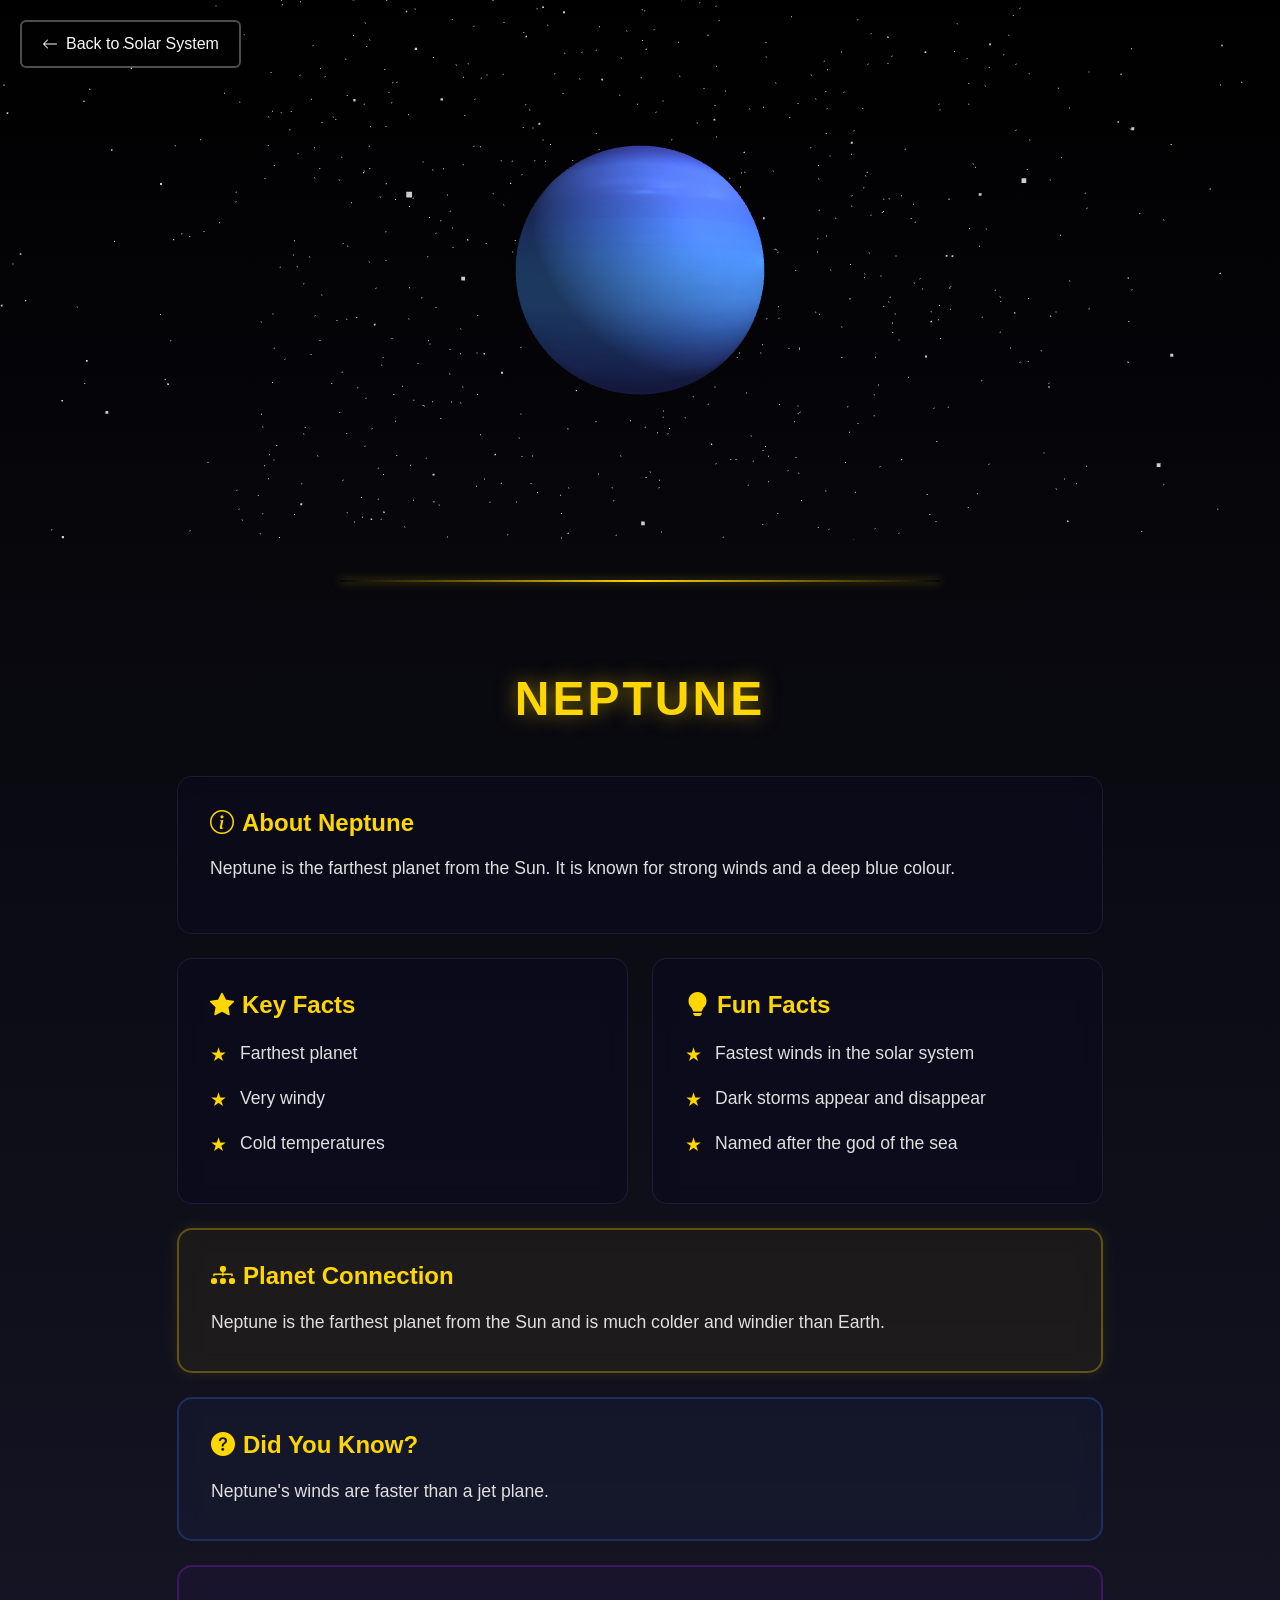
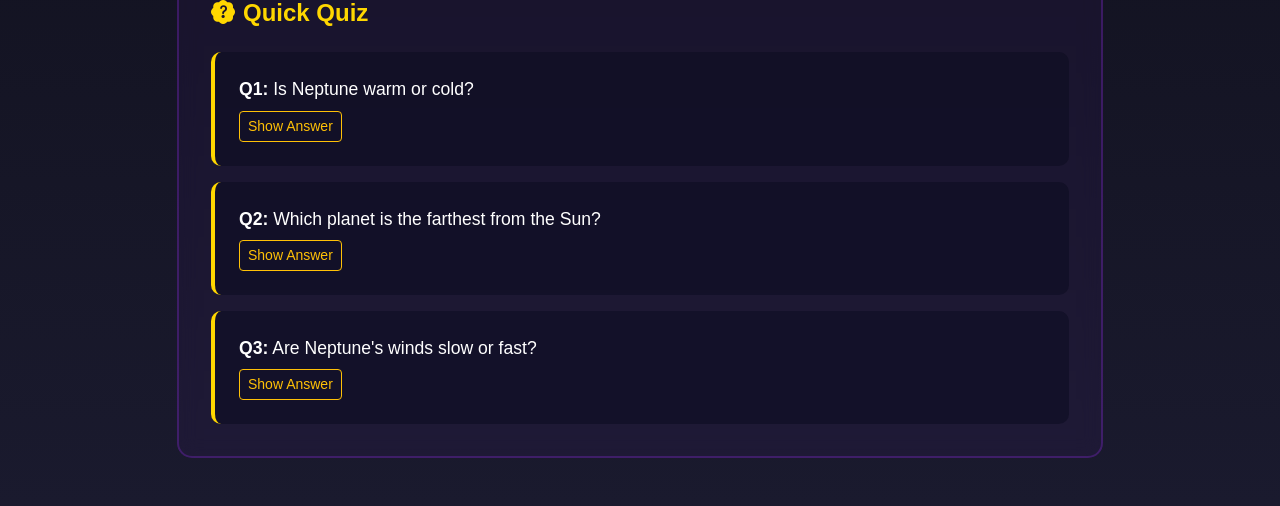
<file: frontend/templates/neptune.html>
<!DOCTYPE html>
<html lang="en">
<head>
    <meta charset="UTF-8">
    <meta name="viewport" content="width=device-width, initial-scale=1.0">
    <title>Neptune - Solar System Explorer</title>

    <!-- Bootstrap (local) -->
    <link href="../static/vendor/bootstrap/css/bootstrap.min.css" rel="stylesheet">

    <!-- Custom CSS -->
    <link rel="stylesheet" href="../static/css/planet.css">
</head>
<body>
    <!-- Back Button -->
    <a href="index.html" class="btn btn-outline-light back-button">
        <svg xmlns="http://www.w3.org/2000/svg" width="16" height="16" fill="currentColor" class="bi bi-arrow-left" viewBox="0 0 16 16">
            <path fill-rule="evenodd" d="M15 8a.5.5 0 0 0-.5-.5H2.707l3.147-3.146a.5.5 0 1 0-.708-.708l-4 4a.5.5 0 0 0 0 .708l4 4a.5.5 0 0 0 .708-.708L2.707 8.5H14.5A.5.5 0 0 0 15 8z"/>
        </svg>
        Back to Solar System
    </a>

    <!-- 3D Planet Render Section -->
    <div id="planet-3d-container"></div>

    <!-- Separator Line -->
    <div class="separator"></div>

    <!-- Static Content Section -->
    <div class="container py-5">
        <div class="row justify-content-center">
            <div class="col-lg-10">

                <!-- Title -->
                <h1 class="planet-title text-center mb-5">NEPTUNE</h1>

                <!-- About Section -->
                <div class="card content-card mb-4">
                    <div class="card-body">
                        <h2 class="section-title">
                            <i class="bi bi-info-circle me-2"></i>About Neptune
                        </h2>
                        <p class="section-text">
                            Neptune is the farthest planet from the Sun. It is known for strong winds and a
                            deep blue colour.
                        </p>
                    </div>
                </div>

                <!-- Two Column Layout for Facts -->
                <div class="row mb-4">
                    <!-- Key Facts -->
                    <div class="col-md-6 mb-4 mb-md-0">
                        <div class="card content-card h-100">
                            <div class="card-body">
                                <h3 class="section-title">
                                    <i class="bi bi-star-fill me-2"></i>Key Facts
                                </h3>
                                <ul class="facts-list">
                                    <li>Farthest planet</li>
                                    <li>Very windy</li>
                                    <li>Cold temperatures</li>
                                </ul>
                            </div>
                        </div>
                    </div>

                    <!-- Fun Facts -->
                    <div class="col-md-6">
                        <div class="card content-card h-100">
                            <div class="card-body">
                                <h3 class="section-title">
                                    <i class="bi bi-lightbulb-fill me-2"></i>Fun Facts
                                </h3>
                                <ul class="facts-list">
                                    <li>Fastest winds in the solar system</li>
                                    <li>Dark storms appear and disappear</li>
                                    <li>Named after the god of the sea</li>
                                </ul>
                            </div>
                        </div>
                    </div>
                </div>

                <!-- Planet Connection -->
                <div class="card content-card highlight-card mb-4">
                    <div class="card-body">
                        <h3 class="section-title">
                            <i class="bi bi-diagram-3-fill me-2"></i>Planet Connection
                        </h3>
                        <p class="section-text mb-0">
                            Neptune is the farthest planet from the Sun and is much colder and windier than Earth.
                        </p>
                    </div>
                </div>

                <!-- Did You Know -->
                <div class="card content-card info-card mb-4">
                    <div class="card-body">
                        <h3 class="section-title">
                            <i class="bi bi-question-circle-fill me-2"></i>Did You Know?
                        </h3>
                        <p class="section-text mb-0">
                            Neptune's winds are faster than a jet plane.
                        </p>
                    </div>
                </div>

                <!-- Quick Quiz -->
                <div class="card content-card quiz-card">
                    <div class="card-body">
                        <h3 class="section-title mb-4">
                            <i class="bi bi-patch-question-fill me-2"></i>Quick Quiz
                        </h3>

                        <!-- Quiz Question 1 -->
                        <div class="quiz-item mb-3">
                            <div class="quiz-question-box">
                                <p class="quiz-question mb-2">
                                    <strong>Q1:</strong> Is Neptune warm or cold?
                                </p>
                                <button class="btn btn-sm btn-outline-warning reveal-btn" onclick="revealAnswer(1)">
                                    Show Answer
                                </button>
                                <div class="quiz-answer mt-2" id="answer-1" style="display: none;">
                                    <div class="alert alert-success mb-0">
                                        <strong>Answer:</strong> Cold
                                    </div>
                                </div>
                            </div>
                        </div>

                        <!-- Quiz Question 2 -->
                        <div class="quiz-item mb-3">
                            <div class="quiz-question-box">
                                <p class="quiz-question mb-2">
                                    <strong>Q2:</strong> Which planet is the farthest from the Sun?
                                </p>
                                <button class="btn btn-sm btn-outline-warning reveal-btn" onclick="revealAnswer(2)">
                                    Show Answer
                                </button>
                                <div class="quiz-answer mt-2" id="answer-2" style="display: none;">
                                    <div class="alert alert-success mb-0">
                                        <strong>Answer:</strong> Neptune
                                    </div>
                                </div>
                            </div>
                        </div>

                        <!-- Quiz Question 3 -->
                        <div class="quiz-item">
                            <div class="quiz-question-box">
                                <p class="quiz-question mb-2">
                                    <strong>Q3:</strong> Are Neptune's winds slow or fast?
                                </p>
                                <button class="btn btn-sm btn-outline-warning reveal-btn" onclick="revealAnswer(3)">
                                    Show Answer
                                </button>
                                <div class="quiz-answer mt-2" id="answer-3" style="display: none;">
                                    <div class="alert alert-success mb-0">
                                        <strong>Answer:</strong> Fast
                                    </div>
                                </div>
                            </div>
                        </div>
                    </div>
                </div>

            </div>
        </div>
    </div>

    <!-- Bootstrap Icons -->
    <link rel="stylesheet" href="../static/vendor/bootstrap-icons/font/bootstrap-icons.css">

    <!-- Bootstrap JS -->
    <script src="../static/vendor/bootstrap/js/bootstrap.bundle.min.js"></script>

    <!-- Three.js (local) -->
    <script src="../static/vendor/three/three.min.js"></script>

    <!-- Planet 3D Script -->
    <script src="../static/js/neptune.js"></script>

    <!-- Quiz Script -->
    <script>
        function revealAnswer(questionNumber) {
            const answerDiv = document.getElementById('answer-' + questionNumber);
            const button = event.target;

            if (answerDiv.style.display === 'none') {
                answerDiv.style.display = 'block';
                button.textContent = 'Hide Answer';
                button.classList.remove('btn-outline-warning');
                button.classList.add('btn-warning');
            } else {
                answerDiv.style.display = 'none';
                button.textContent = 'Show Answer';
                button.classList.remove('btn-warning');
                button.classList.add('btn-outline-warning');
            }
        }
    </script>
</body>
</html>
</file>
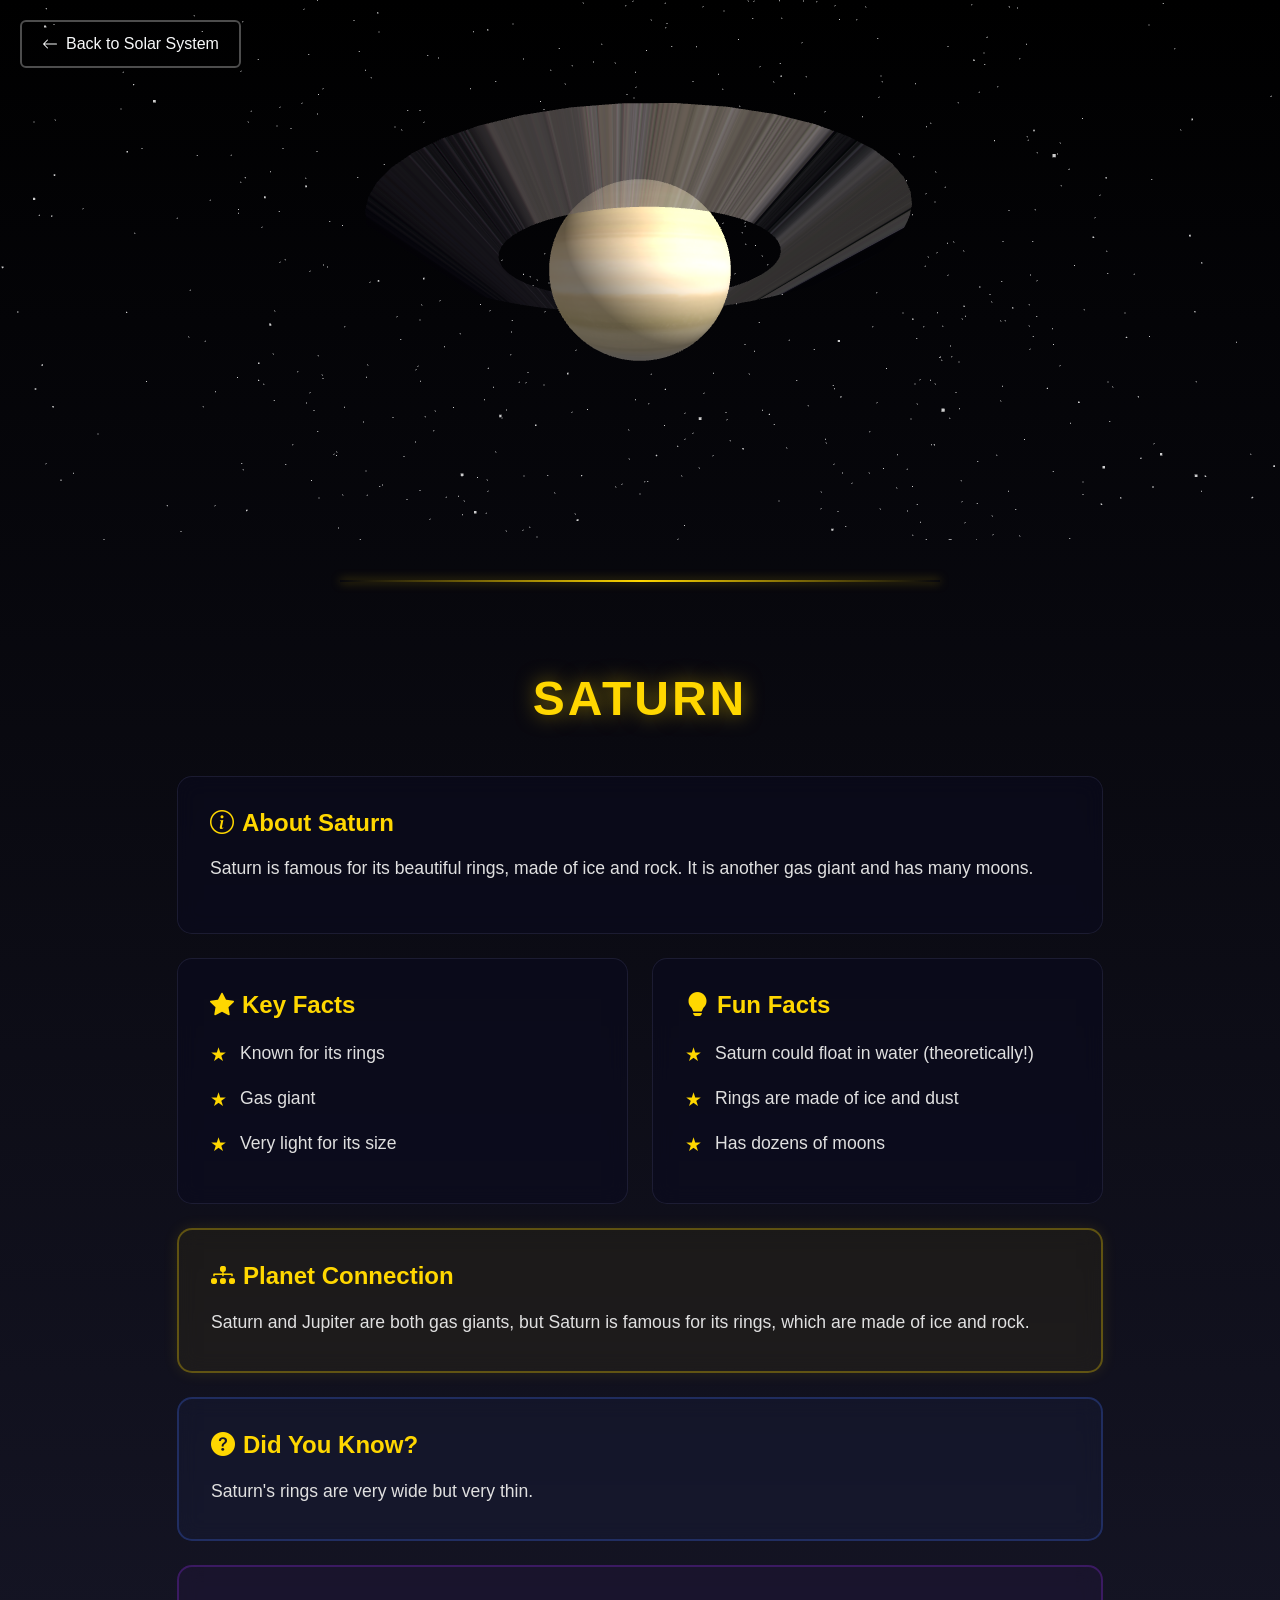
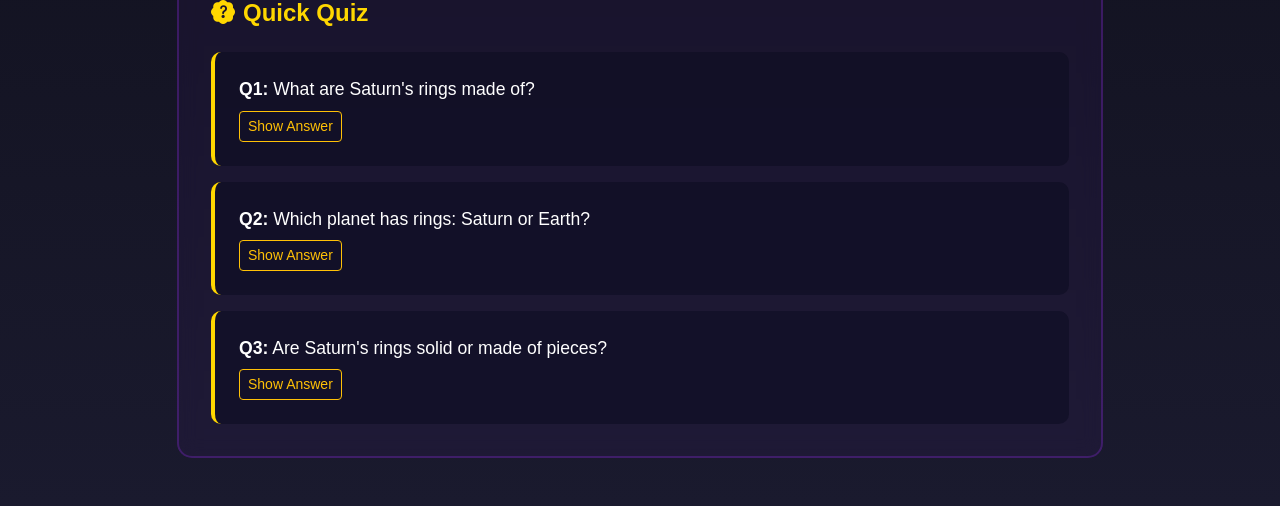
<file: frontend/templates/saturn.html>
<!DOCTYPE html>
<html lang="en">
<head>
    <meta charset="UTF-8">
    <meta name="viewport" content="width=device-width, initial-scale=1.0">
    <title>Saturn - Solar System Explorer</title>

    <!-- Bootstrap (local) -->
    <link href="../static/vendor/bootstrap/css/bootstrap.min.css" rel="stylesheet">

    <!-- Custom CSS -->
    <link rel="stylesheet" href="../static/css/planet.css">
</head>
<body>
    <!-- Back Button -->
    <a href="index.html" class="btn btn-outline-light back-button">
        <svg xmlns="http://www.w3.org/2000/svg" width="16" height="16" fill="currentColor" class="bi bi-arrow-left" viewBox="0 0 16 16">
            <path fill-rule="evenodd" d="M15 8a.5.5 0 0 0-.5-.5H2.707l3.147-3.146a.5.5 0 1 0-.708-.708l-4 4a.5.5 0 0 0 0 .708l4 4a.5.5 0 0 0 .708-.708L2.707 8.5H14.5A.5.5 0 0 0 15 8z"/>
        </svg>
        Back to Solar System
    </a>

    <!-- 3D Planet Render Section -->
    <div id="planet-3d-container"></div>

    <!-- Separator Line -->
    <div class="separator"></div>

    <!-- Static Content Section -->
    <div class="container py-5">
        <div class="row justify-content-center">
            <div class="col-lg-10">

                <!-- Title -->
                <h1 class="planet-title text-center mb-5">SATURN</h1>

                <!-- About Section -->
                <div class="card content-card mb-4">
                    <div class="card-body">
                        <h2 class="section-title">
                            <i class="bi bi-info-circle me-2"></i>About Saturn
                        </h2>
                        <p class="section-text">
                            Saturn is famous for its beautiful rings, made of ice and rock. It is another gas
                            giant and has many moons.
                        </p>
                    </div>
                </div>

                <!-- Two Column Layout for Facts -->
                <div class="row mb-4">
                    <!-- Key Facts -->
                    <div class="col-md-6 mb-4 mb-md-0">
                        <div class="card content-card h-100">
                            <div class="card-body">
                                <h3 class="section-title">
                                    <i class="bi bi-star-fill me-2"></i>Key Facts
                                </h3>
                                <ul class="facts-list">
                                    <li>Known for its rings</li>
                                    <li>Gas giant</li>
                                    <li>Very light for its size</li>
                                </ul>
                            </div>
                        </div>
                    </div>

                    <!-- Fun Facts -->
                    <div class="col-md-6">
                        <div class="card content-card h-100">
                            <div class="card-body">
                                <h3 class="section-title">
                                    <i class="bi bi-lightbulb-fill me-2"></i>Fun Facts
                                </h3>
                                <ul class="facts-list">
                                    <li>Saturn could float in water (theoretically!)</li>
                                    <li>Rings are made of ice and dust</li>
                                    <li>Has dozens of moons</li>
                                </ul>
                            </div>
                        </div>
                    </div>
                </div>

                <!-- Planet Connection -->
                <div class="card content-card highlight-card mb-4">
                    <div class="card-body">
                        <h3 class="section-title">
                            <i class="bi bi-diagram-3-fill me-2"></i>Planet Connection
                        </h3>
                        <p class="section-text mb-0">
                            Saturn and Jupiter are both gas giants, but Saturn is famous for its rings, which
                            are made of ice and rock.
                        </p>
                    </div>
                </div>

                <!-- Did You Know -->
                <div class="card content-card info-card mb-4">
                    <div class="card-body">
                        <h3 class="section-title">
                            <i class="bi bi-question-circle-fill me-2"></i>Did You Know?
                        </h3>
                        <p class="section-text mb-0">
                            Saturn's rings are very wide but very thin.
                        </p>
                    </div>
                </div>

                <!-- Quick Quiz -->
                <div class="card content-card quiz-card">
                    <div class="card-body">
                        <h3 class="section-title mb-4">
                            <i class="bi bi-patch-question-fill me-2"></i>Quick Quiz
                        </h3>

                        <!-- Quiz Question 1 -->
                        <div class="quiz-item mb-3">
                            <div class="quiz-question-box">
                                <p class="quiz-question mb-2">
                                    <strong>Q1:</strong> What are Saturn's rings made of?
                                </p>
                                <button class="btn btn-sm btn-outline-warning reveal-btn" onclick="revealAnswer(1)">
                                    Show Answer
                                </button>
                                <div class="quiz-answer mt-2" id="answer-1" style="display: none;">
                                    <div class="alert alert-success mb-0">
                                        <strong>Answer:</strong> Ice and rock
                                    </div>
                                </div>
                            </div>
                        </div>

                        <!-- Quiz Question 2 -->
                        <div class="quiz-item mb-3">
                            <div class="quiz-question-box">
                                <p class="quiz-question mb-2">
                                    <strong>Q2:</strong> Which planet has rings: Saturn or Earth?
                                </p>
                                <button class="btn btn-sm btn-outline-warning reveal-btn" onclick="revealAnswer(2)">
                                    Show Answer
                                </button>
                                <div class="quiz-answer mt-2" id="answer-2" style="display: none;">
                                    <div class="alert alert-success mb-0">
                                        <strong>Answer:</strong> Saturn
                                    </div>
                                </div>
                            </div>
                        </div>

                        <!-- Quiz Question 3 -->
                        <div class="quiz-item">
                            <div class="quiz-question-box">
                                <p class="quiz-question mb-2">
                                    <strong>Q3:</strong> Are Saturn's rings solid or made of pieces?
                                </p>
                                <button class="btn btn-sm btn-outline-warning reveal-btn" onclick="revealAnswer(3)">
                                    Show Answer
                                </button>
                                <div class="quiz-answer mt-2" id="answer-3" style="display: none;">
                                    <div class="alert alert-success mb-0">
                                        <strong>Answer:</strong> Made of pieces
                                    </div>
                                </div>
                            </div>
                        </div>
                    </div>
                </div>

            </div>
        </div>
    </div>

    <!-- Bootstrap Icons -->
    <link rel="stylesheet" href="../static/vendor/bootstrap-icons/font/bootstrap-icons.css">

    <!-- Bootstrap JS -->
    <script src="../static/vendor/bootstrap/js/bootstrap.bundle.min.js"></script>

    <!-- Three.js (local) -->
    <script src="../static/vendor/three/three.min.js"></script>

    <!-- Planet 3D Script -->
    <script src="../static/js/saturn.js"></script>

    <!-- Quiz Script -->
    <script>
        function revealAnswer(questionNumber) {
            const answerDiv = document.getElementById('answer-' + questionNumber);
            const button = event.target;

            if (answerDiv.style.display === 'none') {
                answerDiv.style.display = 'block';
                button.textContent = 'Hide Answer';
                button.classList.remove('btn-outline-warning');
                button.classList.add('btn-warning');
            } else {
                answerDiv.style.display = 'none';
                button.textContent = 'Show Answer';
                button.classList.remove('btn-warning');
                button.classList.add('btn-outline-warning');
            }
        }
    </script>
</body>
</html>
</file>
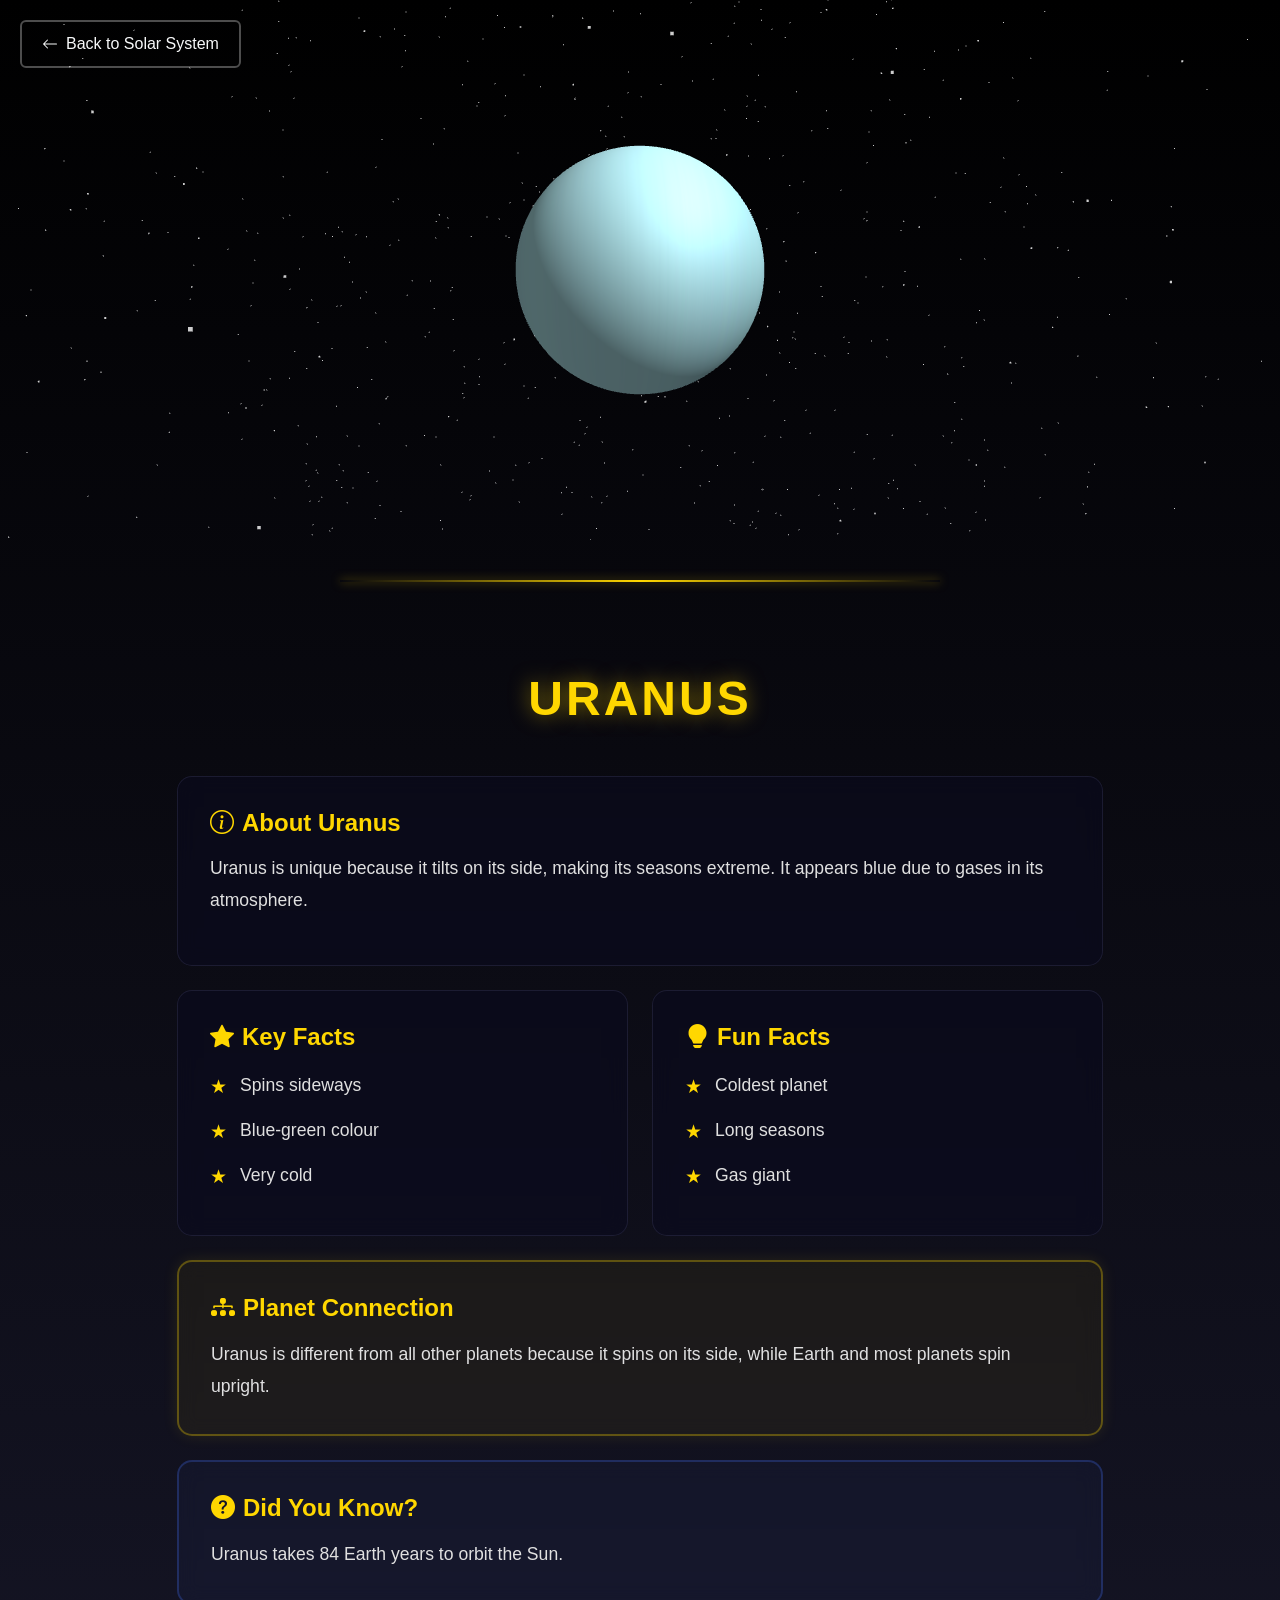
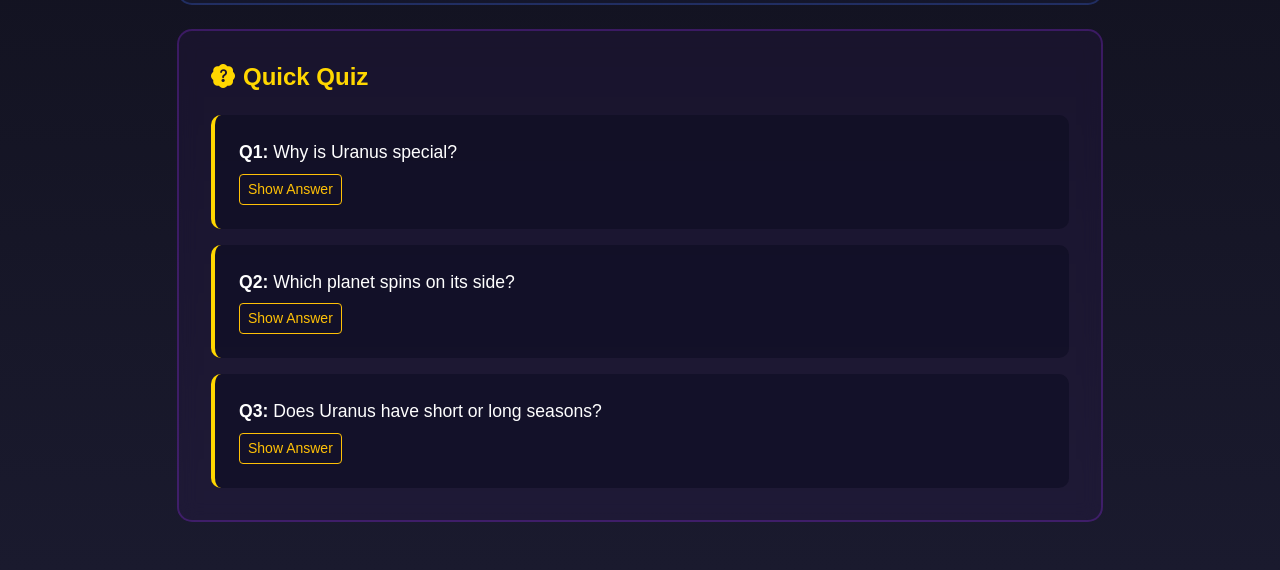
<file: frontend/templates/uranus.html>
<!DOCTYPE html>
<html lang="en">
<head>
    <meta charset="UTF-8">
    <meta name="viewport" content="width=device-width, initial-scale=1.0">
    <title>Uranus - Solar System Explorer</title>

    <!-- Bootstrap (local) -->
    <link href="../static/vendor/bootstrap/css/bootstrap.min.css" rel="stylesheet">

    <!-- Custom CSS -->
    <link rel="stylesheet" href="../static/css/planet.css">
</head>
<body>
    <!-- Back Button -->
    <a href="index.html" class="btn btn-outline-light back-button">
        <svg xmlns="http://www.w3.org/2000/svg" width="16" height="16" fill="currentColor" class="bi bi-arrow-left" viewBox="0 0 16 16">
            <path fill-rule="evenodd" d="M15 8a.5.5 0 0 0-.5-.5H2.707l3.147-3.146a.5.5 0 1 0-.708-.708l-4 4a.5.5 0 0 0 0 .708l4 4a.5.5 0 0 0 .708-.708L2.707 8.5H14.5A.5.5 0 0 0 15 8z"/>
        </svg>
        Back to Solar System
    </a>

    <!-- 3D Planet Render Section -->
    <div id="planet-3d-container"></div>

    <!-- Separator Line -->
    <div class="separator"></div>

    <!-- Static Content Section -->
    <div class="container py-5">
        <div class="row justify-content-center">
            <div class="col-lg-10">

                <!-- Title -->
                <h1 class="planet-title text-center mb-5">URANUS</h1>

                <!-- About Section -->
                <div class="card content-card mb-4">
                    <div class="card-body">
                        <h2 class="section-title">
                            <i class="bi bi-info-circle me-2"></i>About Uranus
                        </h2>
                        <p class="section-text">
                            Uranus is unique because it tilts on its side, making its seasons extreme. It
                            appears blue due to gases in its atmosphere.
                        </p>
                    </div>
                </div>

                <!-- Two Column Layout for Facts -->
                <div class="row mb-4">
                    <!-- Key Facts -->
                    <div class="col-md-6 mb-4 mb-md-0">
                        <div class="card content-card h-100">
                            <div class="card-body">
                                <h3 class="section-title">
                                    <i class="bi bi-star-fill me-2"></i>Key Facts
                                </h3>
                                <ul class="facts-list">
                                    <li>Spins sideways</li>
                                    <li>Blue-green colour</li>
                                    <li>Very cold</li>
                                </ul>
                            </div>
                        </div>
                    </div>

                    <!-- Fun Facts -->
                    <div class="col-md-6">
                        <div class="card content-card h-100">
                            <div class="card-body">
                                <h3 class="section-title">
                                    <i class="bi bi-lightbulb-fill me-2"></i>Fun Facts
                                </h3>
                                <ul class="facts-list">
                                    <li>Coldest planet</li>
                                    <li>Long seasons</li>
                                    <li>Gas giant</li>
                                </ul>
                            </div>
                        </div>
                    </div>
                </div>

                <!-- Planet Connection -->
                <div class="card content-card highlight-card mb-4">
                    <div class="card-body">
                        <h3 class="section-title">
                            <i class="bi bi-diagram-3-fill me-2"></i>Planet Connection
                        </h3>
                        <p class="section-text mb-0">
                            Uranus is different from all other planets because it spins on its side, while
                            Earth and most planets spin upright.
                        </p>
                    </div>
                </div>

                <!-- Did You Know -->
                <div class="card content-card info-card mb-4">
                    <div class="card-body">
                        <h3 class="section-title">
                            <i class="bi bi-question-circle-fill me-2"></i>Did You Know?
                        </h3>
                        <p class="section-text mb-0">
                            Uranus takes 84 Earth years to orbit the Sun.
                        </p>
                    </div>
                </div>

                <!-- Quick Quiz -->
                <div class="card content-card quiz-card">
                    <div class="card-body">
                        <h3 class="section-title mb-4">
                            <i class="bi bi-patch-question-fill me-2"></i>Quick Quiz
                        </h3>

                        <!-- Quiz Question 1 -->
                        <div class="quiz-item mb-3">
                            <div class="quiz-question-box">
                                <p class="quiz-question mb-2">
                                    <strong>Q1:</strong> Why is Uranus special?
                                </p>
                                <button class="btn btn-sm btn-outline-warning reveal-btn" onclick="revealAnswer(1)">
                                    Show Answer
                                </button>
                                <div class="quiz-answer mt-2" id="answer-1" style="display: none;">
                                    <div class="alert alert-success mb-0">
                                        <strong>Answer:</strong> It spins on its side
                                    </div>
                                </div>
                            </div>
                        </div>

                        <!-- Quiz Question 2 -->
                        <div class="quiz-item mb-3">
                            <div class="quiz-question-box">
                                <p class="quiz-question mb-2">
                                    <strong>Q2:</strong> Which planet spins on its side?
                                </p>
                                <button class="btn btn-sm btn-outline-warning reveal-btn" onclick="revealAnswer(2)">
                                    Show Answer
                                </button>
                                <div class="quiz-answer mt-2" id="answer-2" style="display: none;">
                                    <div class="alert alert-success mb-0">
                                        <strong>Answer:</strong> Uranus
                                    </div>
                                </div>
                            </div>
                        </div>

                        <!-- Quiz Question 3 -->
                        <div class="quiz-item">
                            <div class="quiz-question-box">
                                <p class="quiz-question mb-2">
                                    <strong>Q3:</strong> Does Uranus have short or long seasons?
                                </p>
                                <button class="btn btn-sm btn-outline-warning reveal-btn" onclick="revealAnswer(3)">
                                    Show Answer
                                </button>
                                <div class="quiz-answer mt-2" id="answer-3" style="display: none;">
                                    <div class="alert alert-success mb-0">
                                        <strong>Answer:</strong> Long seasons
                                    </div>
                                </div>
                            </div>
                        </div>
                    </div>
                </div>

            </div>
        </div>
    </div>

    <!-- Bootstrap Icons -->
    <link rel="stylesheet" href="../static/vendor/bootstrap-icons/font/bootstrap-icons.css">

    <!-- Bootstrap JS -->
    <script src="../static/vendor/bootstrap/js/bootstrap.bundle.min.js"></script>

    <!-- Three.js (local) -->
    <script src="../static/vendor/three/three.min.js"></script>

    <!-- Planet 3D Script -->
    <script src="../static/js/uranus.js"></script>

    <!-- Quiz Script -->
    <script>
        function revealAnswer(questionNumber) {
            const answerDiv = document.getElementById('answer-' + questionNumber);
            const button = event.target;

            if (answerDiv.style.display === 'none') {
                answerDiv.style.display = 'block';
                button.textContent = 'Hide Answer';
                button.classList.remove('btn-outline-warning');
                button.classList.add('btn-warning');
            } else {
                answerDiv.style.display = 'none';
                button.textContent = 'Show Answer';
                button.classList.remove('btn-warning');
                button.classList.add('btn-outline-warning');
            }
        }
    </script>
</body>
</html>
</file>
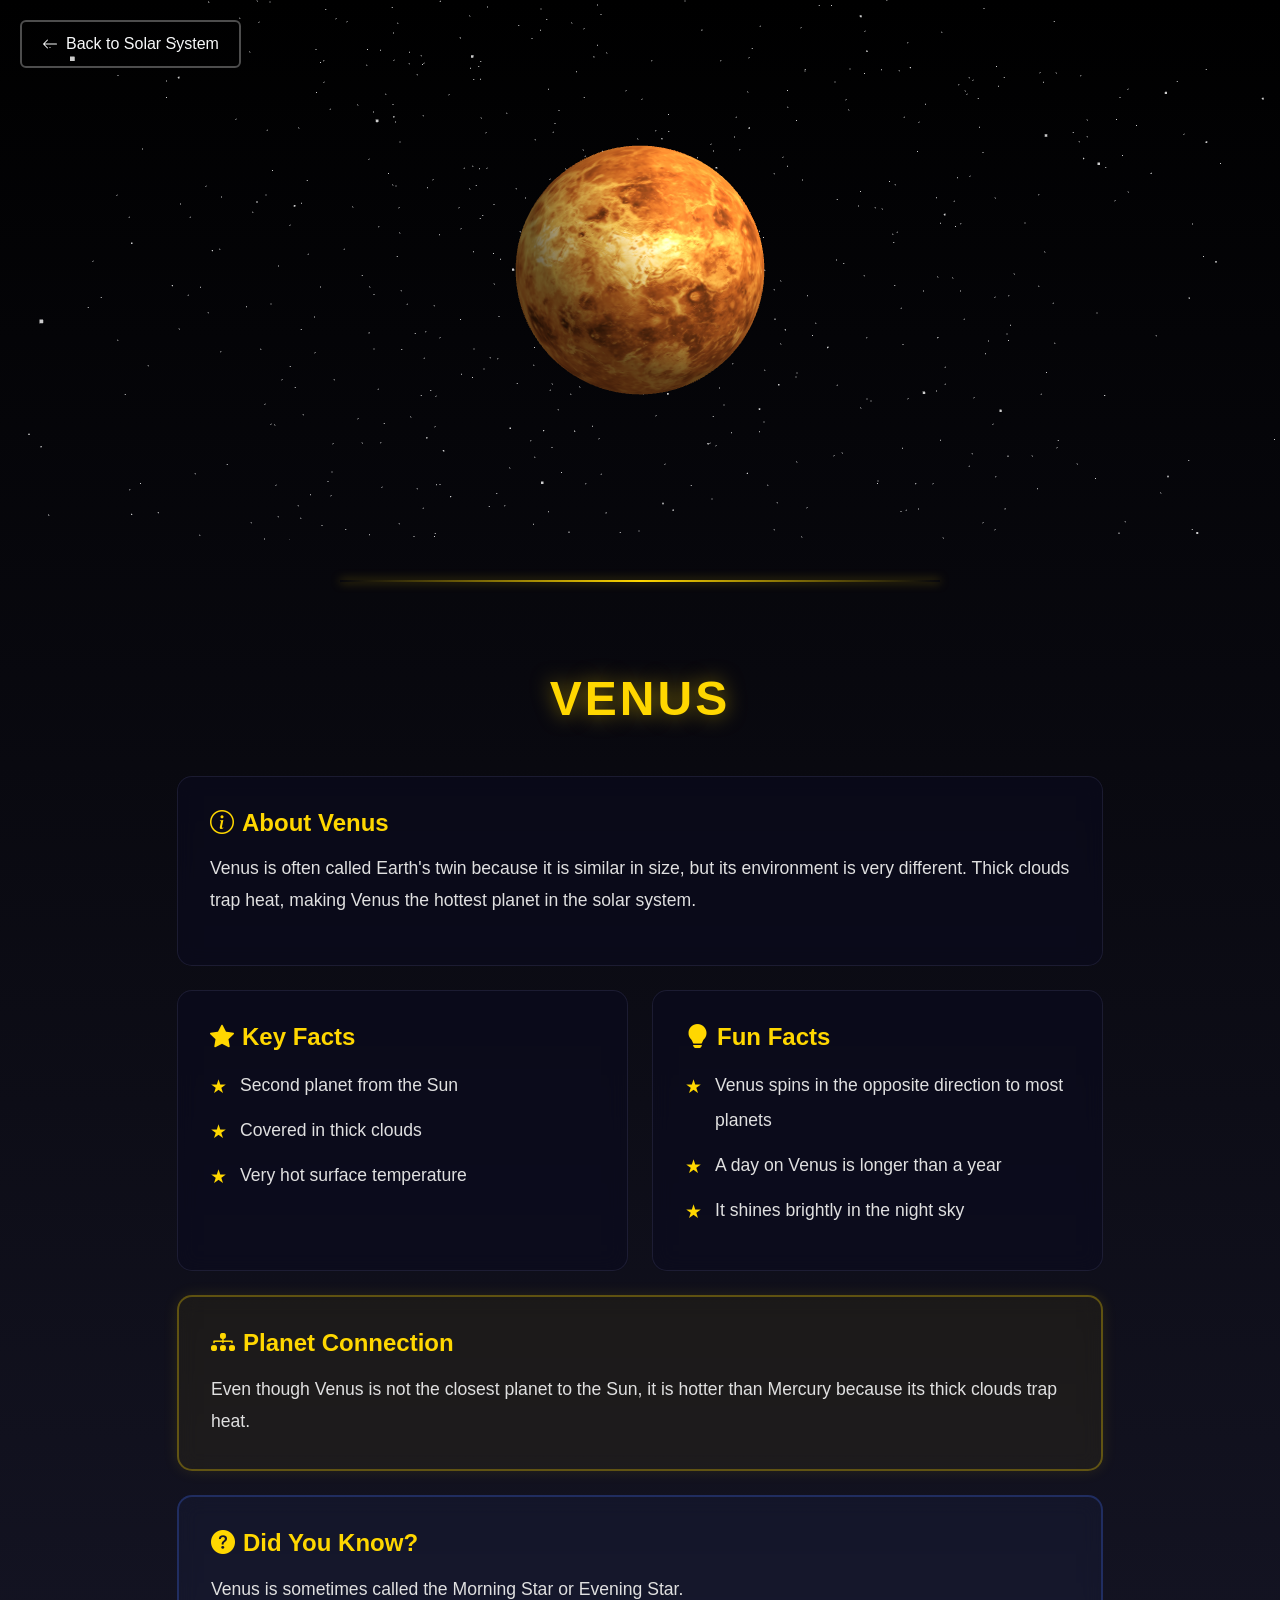
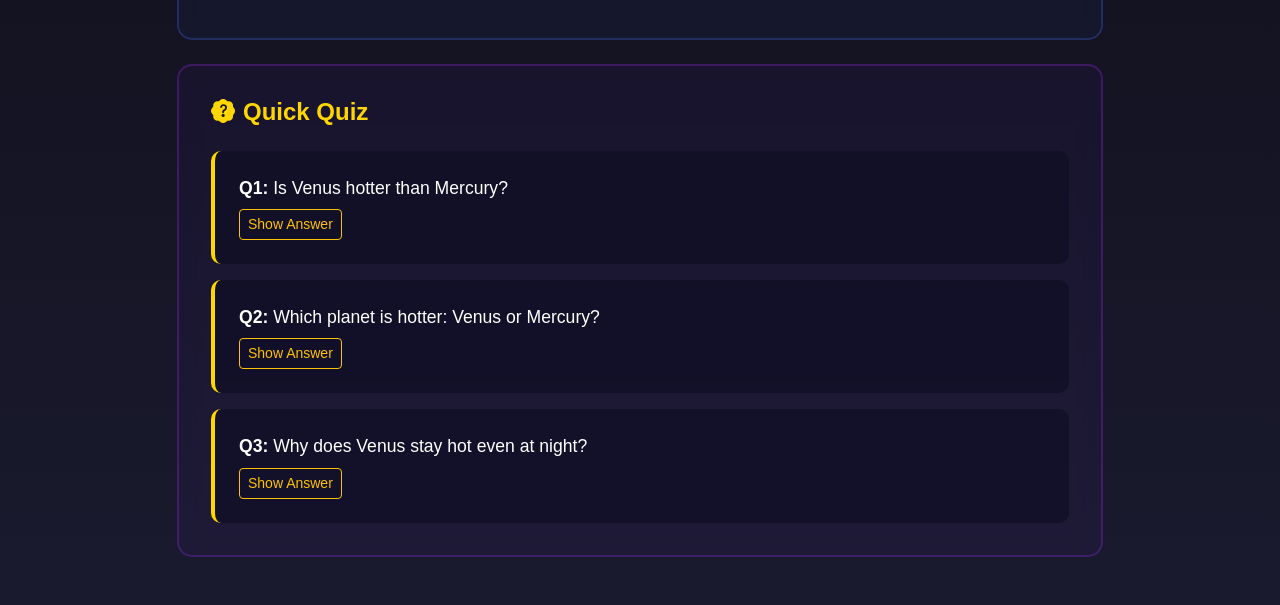
<file: frontend/templates/venus.html>
<!DOCTYPE html>
<html lang="en">
<head>
    <meta charset="UTF-8">
    <meta name="viewport" content="width=device-width, initial-scale=1.0">
    <title>Venus - Solar System Explorer</title>

    <!-- Bootstrap (local) -->
    <link href="../static/vendor/bootstrap/css/bootstrap.min.css" rel="stylesheet">

    <!-- Custom CSS -->
    <link rel="stylesheet" href="../static/css/planet.css">
</head>
<body>
    <!-- Back Button -->
    <a href="index.html" class="btn btn-outline-light back-button">
        <svg xmlns="http://www.w3.org/2000/svg" width="16" height="16" fill="currentColor" class="bi bi-arrow-left" viewBox="0 0 16 16">
            <path fill-rule="evenodd" d="M15 8a.5.5 0 0 0-.5-.5H2.707l3.147-3.146a.5.5 0 1 0-.708-.708l-4 4a.5.5 0 0 0 0 .708l4 4a.5.5 0 0 0 .708-.708L2.707 8.5H14.5A.5.5 0 0 0 15 8z"/>
        </svg>
        Back to Solar System
    </a>

    <!-- 3D Planet Render Section -->
    <div id="planet-3d-container"></div>

    <!-- Separator Line -->
    <div class="separator"></div>

    <!-- Static Content Section -->
    <div class="container py-5">
        <div class="row justify-content-center">
            <div class="col-lg-10">

                <!-- Title -->
                <h1 class="planet-title text-center mb-5">VENUS</h1>

                <!-- About Section -->
                <div class="card content-card mb-4">
                    <div class="card-body">
                        <h2 class="section-title">
                            <i class="bi bi-info-circle me-2"></i>About Venus
                        </h2>
                        <p class="section-text">
                            Venus is often called Earth's twin because it is similar in size, but its environment
                            is very different. Thick clouds trap heat, making Venus the hottest planet in the solar system.
                        </p>
                    </div>
                </div>

                <!-- Two Column Layout for Facts -->
                <div class="row mb-4">
                    <!-- Key Facts -->
                    <div class="col-md-6 mb-4 mb-md-0">
                        <div class="card content-card h-100">
                            <div class="card-body">
                                <h3 class="section-title">
                                    <i class="bi bi-star-fill me-2"></i>Key Facts
                                </h3>
                                <ul class="facts-list">
                                    <li>Second planet from the Sun</li>
                                    <li>Covered in thick clouds</li>
                                    <li>Very hot surface temperature</li>
                                </ul>
                            </div>
                        </div>
                    </div>

                    <!-- Fun Facts -->
                    <div class="col-md-6">
                        <div class="card content-card h-100">
                            <div class="card-body">
                                <h3 class="section-title">
                                    <i class="bi bi-lightbulb-fill me-2"></i>Fun Facts
                                </h3>
                                <ul class="facts-list">
                                    <li>Venus spins in the opposite direction to most planets</li>
                                    <li>A day on Venus is longer than a year</li>
                                    <li>It shines brightly in the night sky</li>
                                </ul>
                            </div>
                        </div>
                    </div>
                </div>

                <!-- Planet Connection -->
                <div class="card content-card highlight-card mb-4">
                    <div class="card-body">
                        <h3 class="section-title">
                            <i class="bi bi-diagram-3-fill me-2"></i>Planet Connection
                        </h3>
                        <p class="section-text mb-0">
                            Even though Venus is not the closest planet to the Sun, it is hotter than Mercury
                            because its thick clouds trap heat.
                        </p>
                    </div>
                </div>

                <!-- Did You Know -->
                <div class="card content-card info-card mb-4">
                    <div class="card-body">
                        <h3 class="section-title">
                            <i class="bi bi-question-circle-fill me-2"></i>Did You Know?
                        </h3>
                        <p class="section-text mb-0">
                            Venus is sometimes called the Morning Star or Evening Star.
                        </p>
                    </div>
                </div>

                <!-- Quick Quiz -->
                <div class="card content-card quiz-card">
                    <div class="card-body">
                        <h3 class="section-title mb-4">
                            <i class="bi bi-patch-question-fill me-2"></i>Quick Quiz
                        </h3>

                        <!-- Quiz Question 1 -->
                        <div class="quiz-item mb-3">
                            <div class="quiz-question-box">
                                <p class="quiz-question mb-2">
                                    <strong>Q1:</strong> Is Venus hotter than Mercury?
                                </p>
                                <button class="btn btn-sm btn-outline-warning reveal-btn" onclick="revealAnswer(1)">
                                    Show Answer
                                </button>
                                <div class="quiz-answer mt-2" id="answer-1" style="display: none;">
                                    <div class="alert alert-success mb-0">
                                        <strong>Answer:</strong> Yes
                                    </div>
                                </div>
                            </div>
                        </div>

                        <!-- Quiz Question 2 -->
                        <div class="quiz-item mb-3">
                            <div class="quiz-question-box">
                                <p class="quiz-question mb-2">
                                    <strong>Q2:</strong> Which planet is hotter: Venus or Mercury?
                                </p>
                                <button class="btn btn-sm btn-outline-warning reveal-btn" onclick="revealAnswer(2)">
                                    Show Answer
                                </button>
                                <div class="quiz-answer mt-2" id="answer-2" style="display: none;">
                                    <div class="alert alert-success mb-0">
                                        <strong>Answer:</strong> Venus
                                    </div>
                                </div>
                            </div>
                        </div>

                        <!-- Quiz Question 3 -->
                        <div class="quiz-item">
                            <div class="quiz-question-box">
                                <p class="quiz-question mb-2">
                                    <strong>Q3:</strong> Why does Venus stay hot even at night?
                                </p>
                                <button class="btn btn-sm btn-outline-warning reveal-btn" onclick="revealAnswer(3)">
                                    Show Answer
                                </button>
                                <div class="quiz-answer mt-2" id="answer-3" style="display: none;">
                                    <div class="alert alert-success mb-0">
                                        <strong>Answer:</strong> Because its thick clouds trap heat
                                    </div>
                                </div>
                            </div>
                        </div>
                    </div>
                </div>

            </div>
        </div>
    </div>

    <!-- Bootstrap Icons -->
    <link rel="stylesheet" href="../static/vendor/bootstrap-icons/font/bootstrap-icons.css">

    <!-- Bootstrap JS -->
    <script src="../static/vendor/bootstrap/js/bootstrap.bundle.min.js"></script>

    <!-- Three.js (local) -->
    <script src="../static/vendor/three/three.min.js"></script>

    <!-- Planet 3D Script -->
    <script src="../static/js/venus.js"></script>

    <!-- Quiz Script -->
    <script>
        function revealAnswer(questionNumber) {
            const answerDiv = document.getElementById('answer-' + questionNumber);
            const button = event.target;

            if (answerDiv.style.display === 'none') {
                answerDiv.style.display = 'block';
                button.textContent = 'Hide Answer';
                button.classList.remove('btn-outline-warning');
                button.classList.add('btn-warning');
            } else {
                answerDiv.style.display = 'none';
                button.textContent = 'Show Answer';
                button.classList.remove('btn-warning');
                button.classList.add('btn-outline-warning');
            }
        }
    </script>
</body>
</html>
</file>
<file: frontend/static/css/style.css>
/* Remove default margins and make body full height */
body {
    margin: 0;
    padding: 0;
    overflow: hidden;
    font-family: 'Segoe UI', Tahoma, Geneva, Verdana, sans-serif;
}

/* Canvas container takes full viewport */
#canvas-container {
    width: 100vw;
    height: 100vh;
    position: fixed;
    top: 0;
    left: 0;
    z-index: 1;
}

/* Ticker Container */
.ticker-container {
    position: fixed;
    top: 0;
    left: 0;
    right: 0;
    z-index: 1000;
    background: linear-gradient(90deg, rgba(0,0,0,0.9), rgba(20,20,40,0.9), rgba(0,0,0,0.9));
    border-bottom: 2px solid rgba(255, 215, 0, 0.5);
    overflow: hidden;
    padding: 12px 0;
    box-shadow: 0 4px 15px rgba(0, 0, 0, 0.5);
}

/* Ticker Wrapper */
.ticker-wrapper {
    width: 100%;
    overflow: hidden;
}

/* Ticker Content */
.ticker-content {
    display: flex;
    animation: scroll-ticker 30s linear infinite;
    white-space: nowrap;
}

/* Ticker Items */
.ticker-item {
    display: inline-block;
    padding: 0 50px;
    font-size: 16px;
    font-weight: 500;
    color: #ffffff;
    text-shadow: 0 0 10px rgba(255, 215, 0, 0.5);
}

/* Ticker Animation */
@keyframes scroll-ticker {
    0% {
        transform: translateX(0);
    }
    100% {
        transform: translateX(-50%);
    }
}

/* Add glow effect on ticker */
.ticker-container::before {
    content: '';
    position: absolute;
    top: 0;
    left: -100%;
    width: 100%;
    height: 100%;
    background: linear-gradient(90deg, transparent, rgba(255, 215, 0, 0.1), transparent);
    animation: ticker-glow 3s infinite;
}

@keyframes ticker-glow {
    0%, 100% {
        left: -100%;
    }
    50% {
        left: 100%;
    }
}

/* Responsive Design */
@media (max-width: 768px) {
    .ticker-item {
        font-size: 14px;
        padding: 0 30px;
    }

    .ticker-container {
        padding: 10px 0;
    }
}
</file>
<file: frontend/static/css/planet.css>
/* Planet page styling */
html, body {
    margin: 0;
    padding: 0;
    width: 100%;
    max-width: 100%;
    overflow-x: hidden;
    background: linear-gradient(to bottom, #000000, #1a1a2e);
    color: white;
    font-family: 'Segoe UI', Tahoma, Geneva, Verdana, sans-serif;
    min-height: 100vh;
}

* {
    box-sizing: border-box;
}

/* Custom Scrollbar */
::-webkit-scrollbar {
    width: 12px;
}

::-webkit-scrollbar-track {
    background: rgba(0, 0, 0, 0.5);
    border-left: 1px solid rgba(255, 215, 0, 0.1);
}

::-webkit-scrollbar-thumb {
    background: linear-gradient(180deg, rgba(255, 215, 0, 0.6), rgba(255, 215, 0, 0.3));
    border-radius: 6px;
    border: 2px solid rgba(0, 0, 0, 0.3);
}

::-webkit-scrollbar-thumb:hover {
    background: linear-gradient(180deg, rgba(255, 215, 0, 0.8), rgba(255, 215, 0, 0.5));
}

/* Firefox Custom Scrollbar */
* {
    scrollbar-width: thin;
    scrollbar-color: rgba(255, 215, 0, 0.6) rgba(0, 0, 0, 0.5);
}

/* 3D Planet Container */
#planet-3d-container {
    width: 100vw;
    max-width: 100%;
    height: 60vh;
    max-height: 600px;
    display: flex;
    align-items: center;
    justify-content: center;
    position: relative;
    overflow: hidden;
    margin: 0;
    padding: 0;
}

#planet-3d-container canvas {
    display: block;
    width: 100% !important;
    height: 100% !important;
    max-width: 100%;
    object-fit: contain;
}

/* Separator Line */
.separator {
    width: 80%;
    max-width: 600px;
    height: 2px;
    background: linear-gradient(to right, transparent, #ffd700, transparent);
    margin: 40px auto;
    box-shadow: 0 0 10px rgba(255, 215, 0, 0.5);
}

/* Back button styling */
.back-button {
    position: fixed;
    top: 20px;
    left: 20px;
    z-index: 1000;
    display: flex;
    align-items: center;
    gap: 8px;
    padding: 10px 20px;
    border: 2px solid rgba(255, 255, 255, 0.3);
    transition: all 0.3s ease;
}

.back-button:hover {
    background: rgba(255, 255, 255, 0.1);
    border-color: rgba(255, 255, 255, 0.6);
    transform: translateX(-5px);
}

/* Planet Title */
.planet-title {
    font-size: 3rem;
    font-weight: bold;
    color: #ffd700;
    text-shadow: 0 0 20px rgba(255, 215, 0, 0.5);
    letter-spacing: 3px;
}

/* Bootstrap Card Overrides */
.content-card {
    background: rgba(10, 10, 30, 0.6);
    border: 1px solid rgba(100, 100, 150, 0.2);
    border-radius: 15px;
    backdrop-filter: blur(10px);
    transition: all 0.3s ease;
}

.content-card:hover {
    transform: translateY(-5px);
    box-shadow: 0 8px 25px rgba(255, 215, 0, 0.2);
    border-color: rgba(255, 215, 0, 0.4);
}

.content-card .card-body {
    padding: 2rem;
}

/* Section Titles */
.section-title {
    font-size: 1.5rem;
    color: #ffd700;
    margin-bottom: 1rem;
    font-weight: 600;
    display: flex;
    align-items: center;
}

.section-title i {
    color: #ffd700;
}

.section-text {
    font-size: 1.1rem;
    line-height: 1.8;
    color: #e0e0e0;
}

/* Facts Lists */
.facts-list {
    list-style: none;
    padding: 0;
    margin: 0;
}

.facts-list li {
    font-size: 1.1rem;
    line-height: 2;
    color: #e0e0e0;
    padding-left: 30px;
    position: relative;
    margin-bottom: 10px;
}

.facts-list li:before {
    content: "★";
    position: absolute;
    left: 0;
    color: #ffd700;
    font-size: 1.2rem;
}

/* Highlight Card */
.highlight-card {
    background: rgba(255, 215, 0, 0.05);
    border: 2px solid rgba(255, 215, 0, 0.3);
    box-shadow: 0 0 15px rgba(255, 215, 0, 0.1);
}

.highlight-card:hover {
    border-color: rgba(255, 215, 0, 0.5);
    box-shadow: 0 0 20px rgba(255, 215, 0, 0.2);
}

/* Info Card */
.info-card {
    background: rgba(65, 105, 225, 0.05);
    border: 2px solid rgba(65, 105, 225, 0.3);
}

.info-card:hover {
    border-color: rgba(65, 105, 225, 0.5);
}

/* Quiz Card */
.quiz-card {
    background: rgba(138, 43, 226, 0.05);
    border: 2px solid rgba(138, 43, 226, 0.3);
}

.quiz-card:hover {
    border-color: rgba(138, 43, 226, 0.5);
}

/* Quiz Items */
.quiz-item {
    padding: 1.5rem;
    background: rgba(10, 10, 30, 0.5);
    border-radius: 10px;
    border-left: 4px solid #ffd700;
}

.quiz-question {
    font-size: 1.1rem;
    color: #ffffff;
}

.reveal-btn {
    transition: all 0.3s ease;
}

.reveal-btn:hover {
    transform: scale(1.05);
}

.quiz-answer .alert {
    background: rgba(40, 167, 69, 0.2);
    border: 1px solid rgba(40, 167, 69, 0.5);
    color: #90ee90;
}

/* Responsive Design */
@media (max-width: 768px) {
    .planet-title {
        font-size: 2rem;
        letter-spacing: 2px;
    }

    .section-title {
        font-size: 1.3rem;
    }

    .section-text,
    .facts-list li,
    .quiz-question {
        font-size: 1rem;
    }

    .content-card .card-body {
        padding: 1.5rem;
    }

    .quiz-item {
        padding: 1rem;
    }

    #planet-3d-container {
        height: 50vh;
        max-height: 400px;
    }

    .back-button {
        padding: 8px 15px;
        font-size: 0.9rem;
    }
}

@media (max-width: 576px) {
    .planet-title {
        font-size: 1.5rem;
    }

    .separator {
        width: 90%;
        margin: 30px auto;
    }

    .content-card .card-body {
        padding: 1rem;
    }
}
</file>
